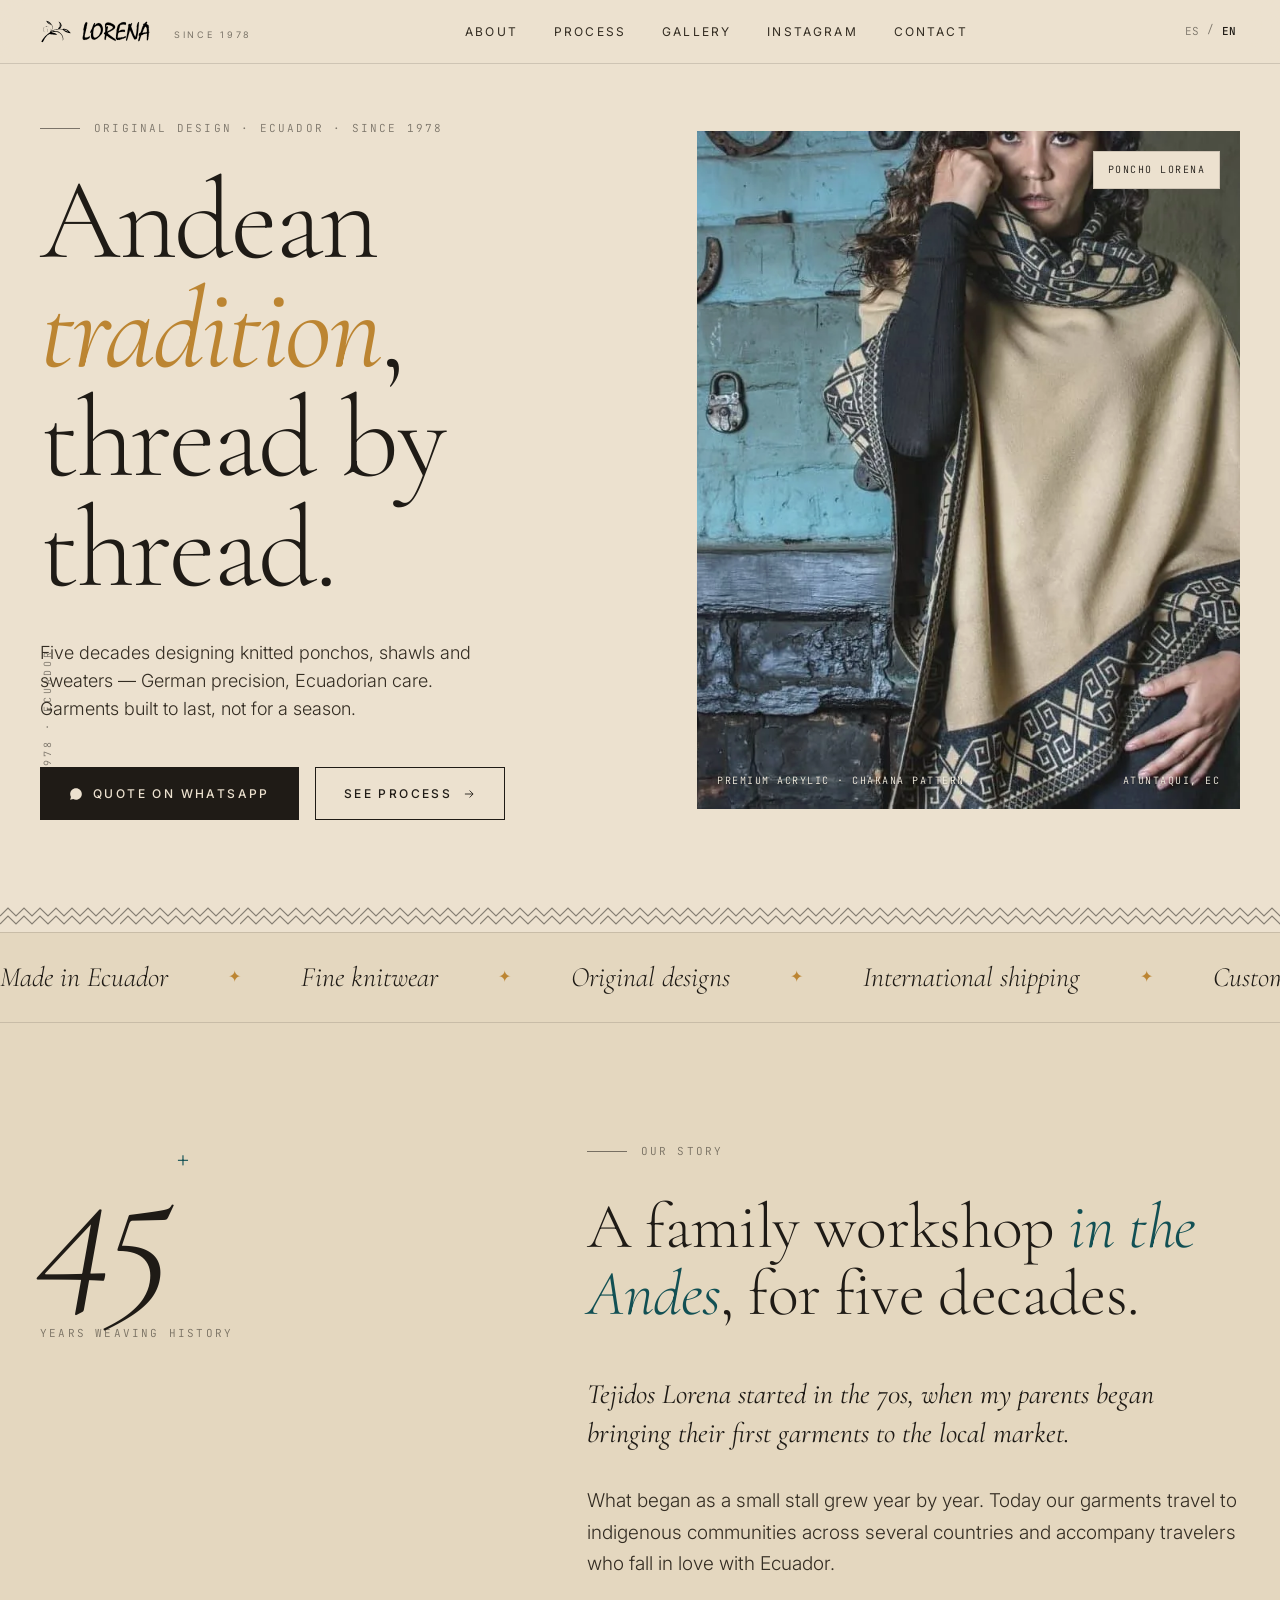
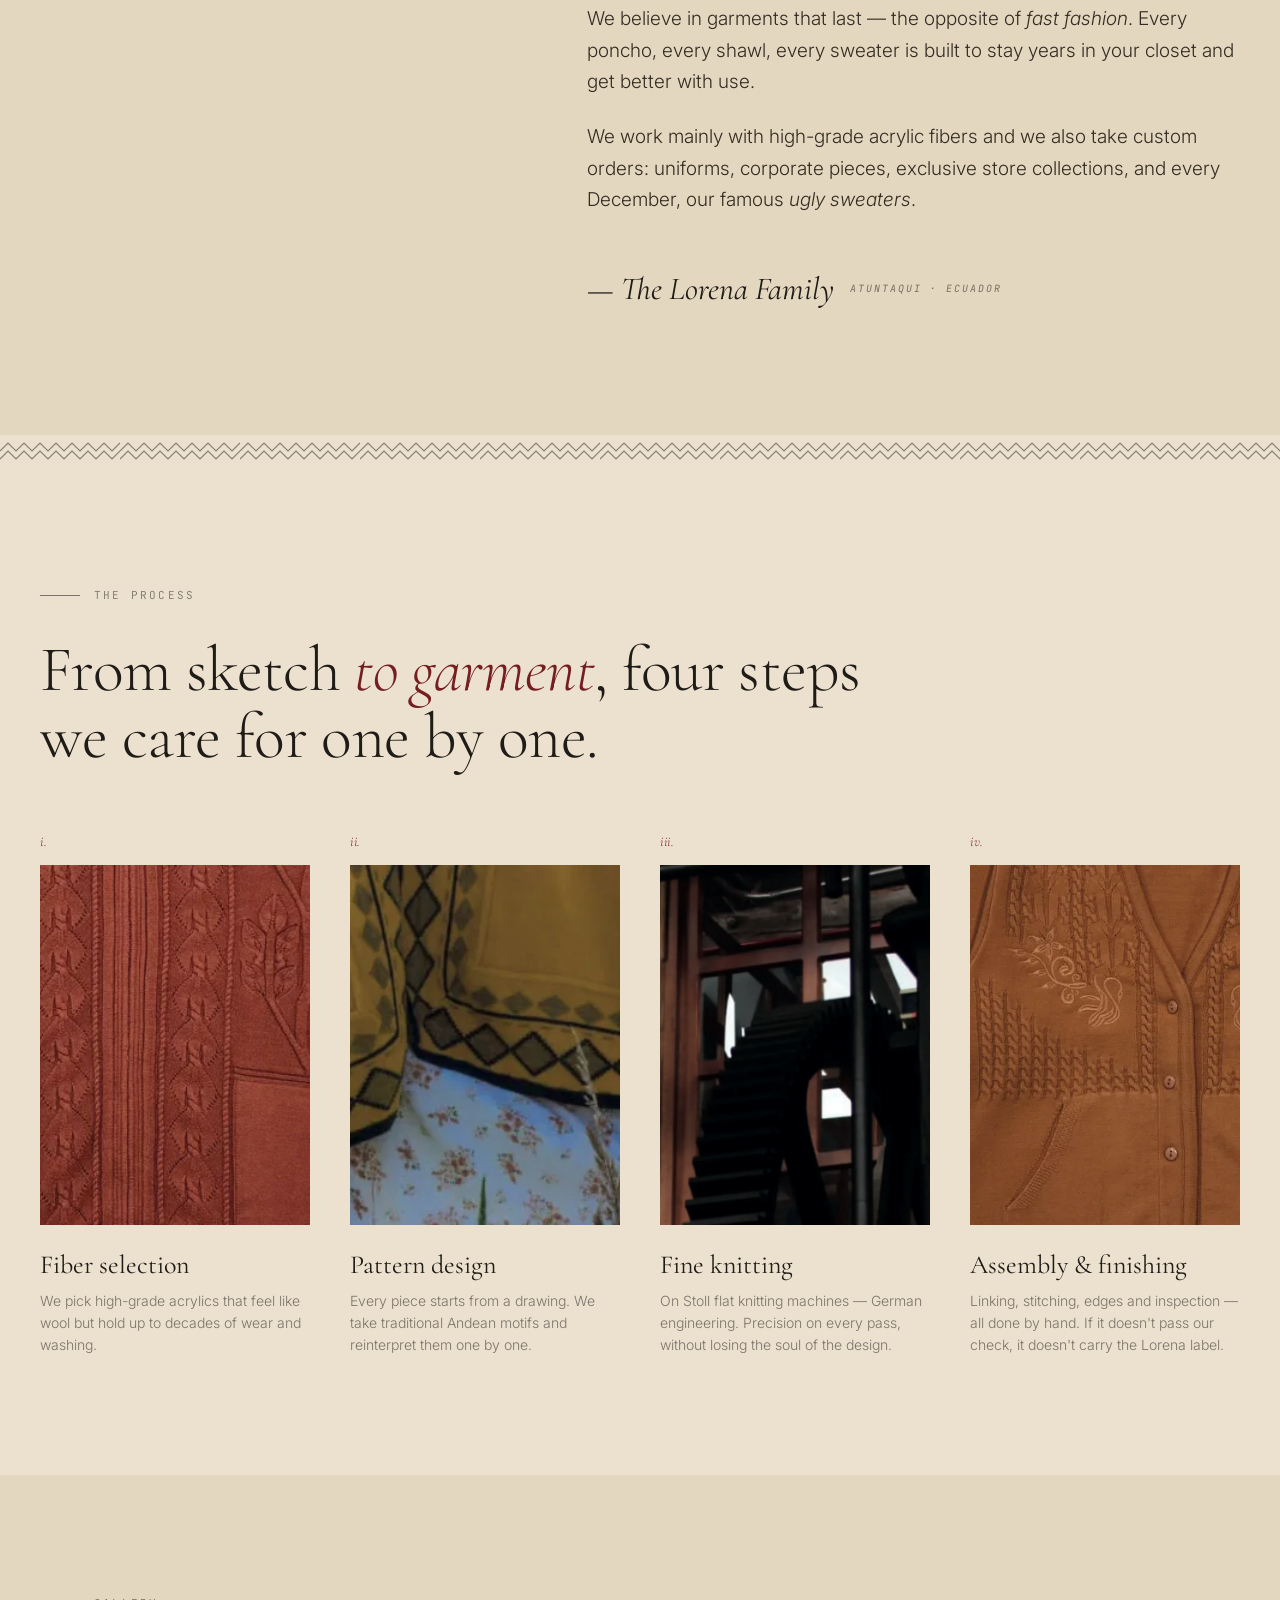
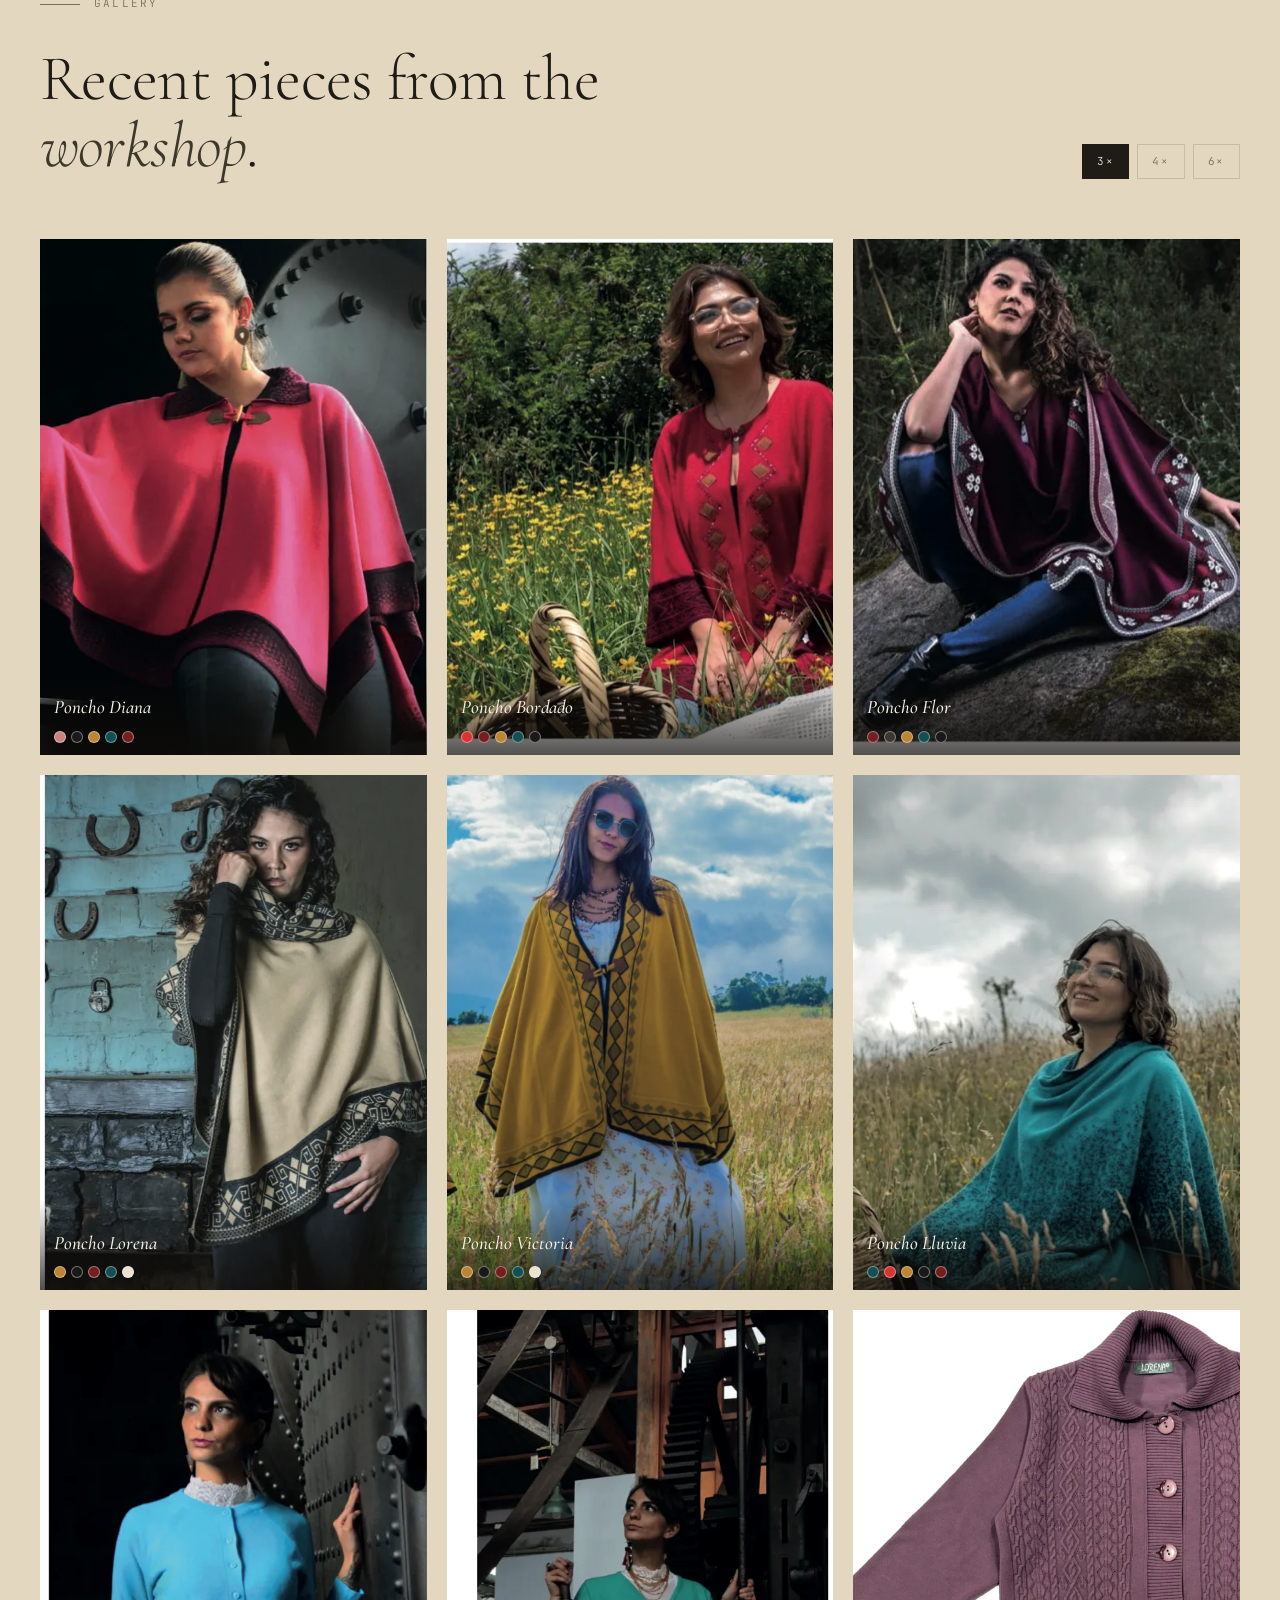
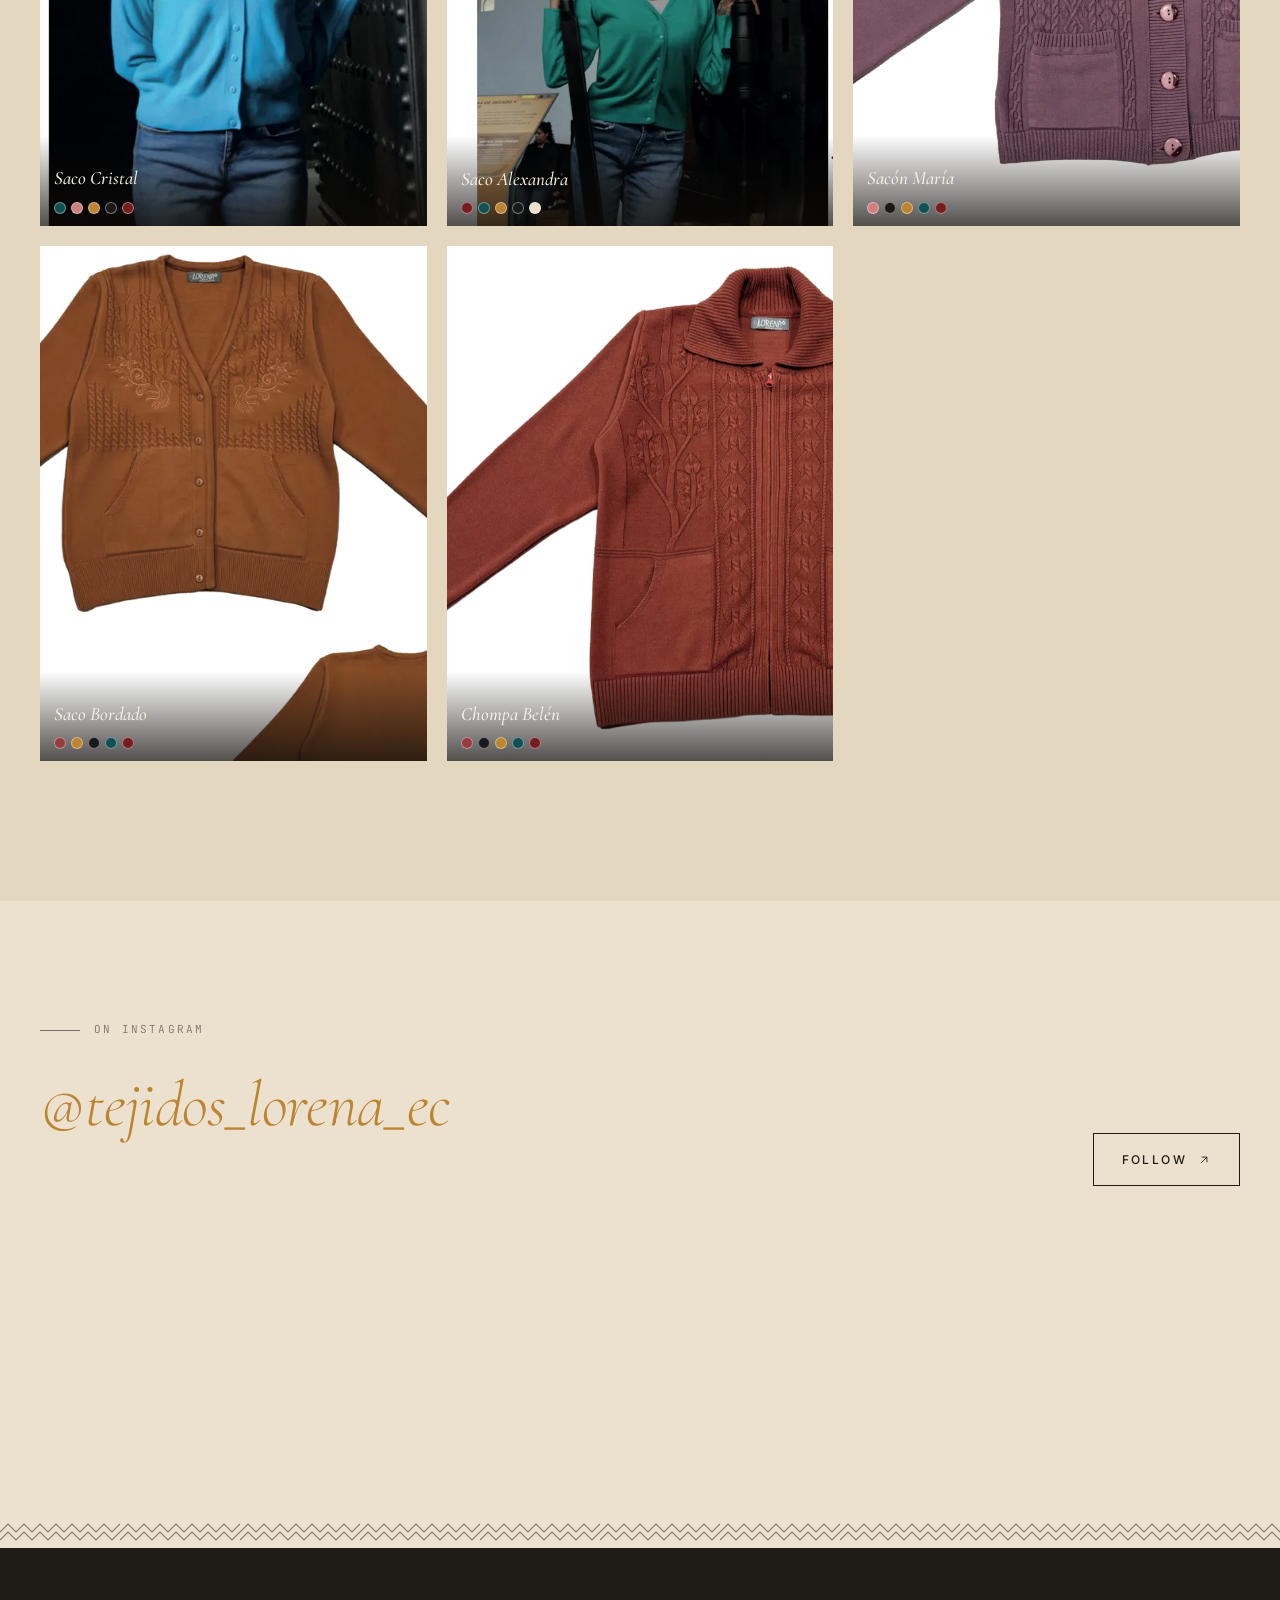
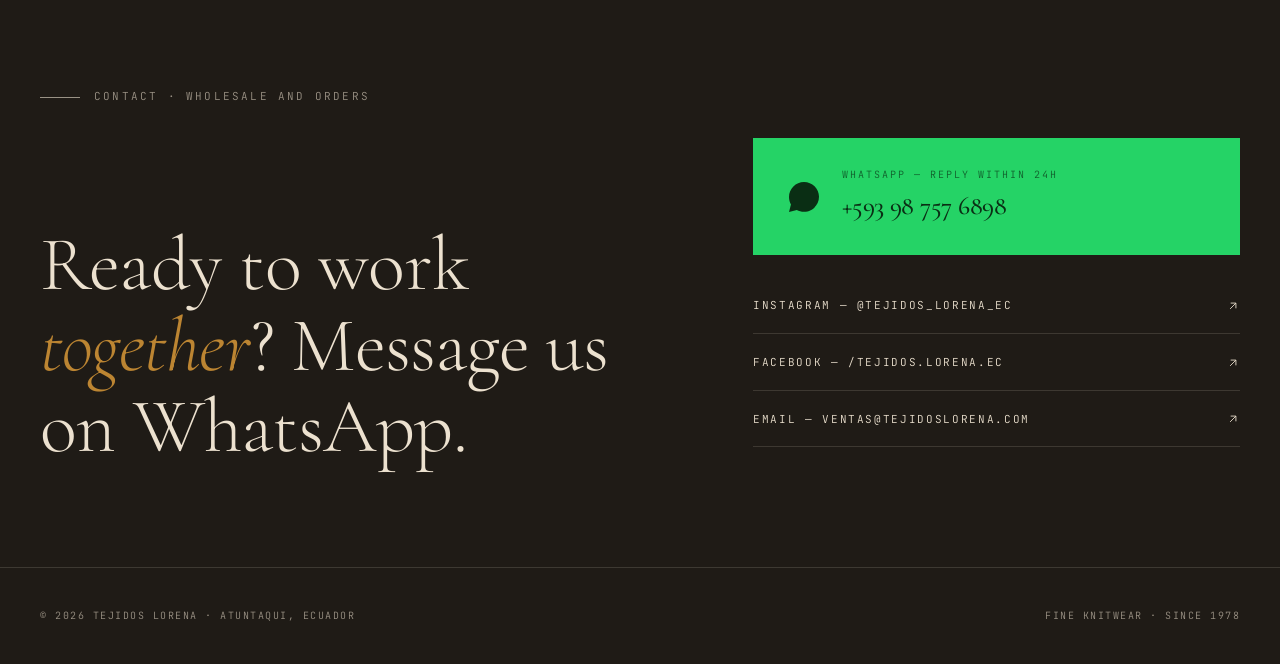
<file: index.html>
<!DOCTYPE html>
<html lang="es">
<head>
<meta charset="UTF-8">
<meta name="viewport" content="width=device-width, initial-scale=1.0">
<title>Tejidos Lorena · Tradición andina en tejido de punto</title>
<meta name="description" content="Ponchos, chales y sacos en tejido de punto, confeccionados en nuestro taller de Atuntaqui, Ecuador desde 1978. Diseños originales andinos — envíos internacionales.">
<link rel="canonical" href="https://www.tejidoslorena.com/">

<meta property="og:type" content="website">
<meta property="og:site_name" content="Tejidos Lorena">
<meta property="og:title" content="Tejidos Lorena — Tradición andina en tejido de punto desde 1978">
<meta property="og:description" content="Fábrica ecuatoriana de ponchos, chales y sacos de punto desde 1978. Diseños originales andinos, confeccionados en Atuntaqui. Envíos internacionales.">
<meta property="og:url" content="https://www.tejidoslorena.com/">
<meta property="og:image" content="https://www.tejidoslorena.com/og-image.jpg">
<meta property="og:image:width" content="1200">
<meta property="og:image:height" content="630">
<meta property="og:image:alt" content="Poncho Lorena — tejido por Tejidos Lorena">
<meta property="og:locale" content="es_EC">
<meta property="og:locale:alternate" content="en_US">

<meta name="twitter:card" content="summary_large_image">
<meta name="twitter:title" content="Tejidos Lorena — Tradición andina en tejido de punto desde 1978">
<meta name="twitter:description" content="Taller familiar ecuatoriano tejiendo ponchos, chales y sacos de punto desde 1978. Diseños originales andinos, confeccionados en Atuntaqui.">
<meta name="twitter:image" content="https://www.tejidoslorena.com/og-image.jpg">

<link rel="icon" type="image/svg+xml" href="/favicon.svg">
<link rel="preload" as="image" href="/assets/images/poncho-hero.webp" type="image/webp" fetchpriority="high">
<link rel="preconnect" href="https://fonts.googleapis.com">
<link rel="preconnect" href="https://fonts.gstatic.com" crossorigin>
<link rel="preload" as="style"
  href="https://fonts.googleapis.com/css2?family=Cormorant+Garamond:ital,wght@0,300;0,400;0,500;0,600;1,300;1,400&family=Inter:wght@300;400;500;600&family=JetBrains+Mono:wght@400;500&display=swap"
  onload="this.onload=null;this.rel='stylesheet'">
<noscript><link rel="stylesheet" href="https://fonts.googleapis.com/css2?family=Cormorant+Garamond:ital,wght@0,300;0,400;0,500;0,600;1,300;1,400&family=Inter:wght@300;400;500;600&family=JetBrains+Mono:wght@400;500&display=swap"></noscript>
<link rel="stylesheet" href="/styles.css">
<script defer src="/i18n.js"></script>
<script defer src="/app.js"></script>

<script type="application/ld+json">
{
  "@context": "https://schema.org",
  "@type": ["LocalBusiness", "ClothingStore"],
  "name": "Tejidos Lorena",
  "description": "Taller familiar ecuatoriano tejiendo ponchos, chales y sacos de punto desde 1978.",
  "url": "https://www.tejidoslorena.com",
  "telephone": "+593987576898",
  "email": "ventas@tejidoslorena.com",
  "image": "https://www.tejidoslorena.com/og-image.jpg",
  "logo": "https://www.tejidoslorena.com/favicon.svg",
  "priceRange": "$$",
  "foundingDate": "1978",
  "address": {
    "@type": "PostalAddress",
    "streetAddress": "Río Amazonas 12-49 y Simón Bolívar",
    "addressLocality": "Atuntaqui",
    "addressRegion": "Imbabura",
    "addressCountry": "EC"
  },
  "geo": {
    "@type": "GeoCoordinates",
    "latitude": 0.3319248,
    "longitude": -78.2206425
  },
  "openingHoursSpecification": [{
    "@type": "OpeningHoursSpecification",
    "dayOfWeek": ["Thursday", "Friday", "Saturday", "Sunday", "Monday", "Tuesday"],
    "opens": "10:00",
    "closes": "18:00"
  }],
  "sameAs": [
    "https://instagram.com/tejidos_lorena_ec",
    "https://facebook.com/tejidos.lorena.ec"
  ]
}
</script>
</head>
<body>

<nav>
  <a href="#top" class="nav-logo">
    <img class="nav-logo-icon" src="/assets/images/logo-mark.svg" alt="" width="40" height="28">
    <img class="nav-logo-word" src="/assets/images/logo-wordmark.svg" alt="Lorena" width="88" height="26">
    <span class="sub" data-i18n="nav_tagline">Desde 1978</span>
  </a>
  <div class="nav-links">
    <a href="#historia" data-i18n="nav_historia">Historia</a>
    <a href="#proceso" data-i18n="nav_proceso">Proceso</a>
    <a href="#galeria" data-i18n="nav_galeria">Galería</a>
    <a href="#instagram" data-i18n="nav_instagram">Instagram</a>
    <a href="#contacto" data-i18n="nav_contacto">Contacto</a>
  </div>
  <div class="nav-right">
    <div class="lang-switch">
      <button data-lang="es" class="active">ES</button>
      <span>/</span>
      <button data-lang="en">EN</button>
    </div>
  </div>
</nav>

<main>
<header class="hero" id="top">
  <div class="hero-text">
    <div class="hero-meta"><span data-i18n="hero_meta">Diseño original · Ecuador · desde 1978</span></div>
    <h1>
      <span data-i18n="hero_h1_1">Tradición</span><br>
      <em data-i18n="hero_h1_2">andina</em>,<br>
      <span data-i18n="hero_h1_3">hilo por hilo.</span>
    </h1>
    <p class="hero-lede" data-i18n="hero_lede">
      Cinco décadas diseñando ponchos, chales y sacos tejidos en punto — con precisión alemana y cuidado ecuatoriano. Prendas hechas para durar, no para una temporada.
    </p>
    <div class="hero-ctas">
      <a href="https://wa.me/593987576898" class="btn btn-primary" target="_blank" rel="noopener">
        <svg viewBox="0 0 24 24" fill="currentColor"><path d="M17.5 14.4c-.3-.1-1.7-.8-2-.9-.3-.1-.5-.1-.7.1-.2.3-.8.9-1 1.1-.2.2-.4.2-.6.1-.3-.1-1.2-.4-2.3-1.4-.9-.8-1.4-1.7-1.6-2-.2-.3 0-.5.1-.6.1-.1.3-.3.4-.5.1-.2.2-.3.3-.5.1-.2 0-.4 0-.5-.1-.1-.7-1.6-.9-2.2-.2-.6-.5-.5-.7-.5h-.6c-.2 0-.5.1-.8.4-.3.3-1 1-1 2.5s1.1 2.9 1.2 3.1c.1.2 2.1 3.2 5 4.5.7.3 1.3.5 1.7.6.7.2 1.4.2 1.9.1.6-.1 1.7-.7 1.9-1.4.2-.7.2-1.3.2-1.4-.1-.1-.3-.2-.5-.3zM12 2C6.5 2 2 6.5 2 12c0 1.8.5 3.5 1.3 5L2 22l5.2-1.3c1.4.8 3 1.2 4.8 1.2 5.5 0 10-4.5 10-10S17.5 2 12 2z"/></svg>
        <span data-i18n="cta_wa">Cotizar por WhatsApp</span>
      </a>
      <a href="#proceso" class="btn">
        <span data-i18n="cta_proceso">Ver proceso</span>
        <svg viewBox="0 0 24 24" fill="none" stroke="currentColor" stroke-width="1.5"><path d="M5 12h14M13 6l6 6-6 6"/></svg>
      </a>
    </div>
  </div>
    <div class="hero-image-wrap">
    <picture>
      <source srcset="/assets/images/poncho-hero.webp" type="image/webp">
      <img src="/assets/images/poncho-hero.png" alt="Poncho Lorena — tejido de punto confeccionado en el taller, Ecuador">
    </picture>
    <div class="hero-corner-label">Poncho Lorena</div>
    <div class="hero-caption">
      <span data-i18n="hero_caption_material">Acrílico premium · Patrón Chakana</span>
      <span>Atuntaqui, EC</span>
    </div>
  </div>
  <div class="hero-side-label">Est. 1978 · Ecuador</div>
</header>

<div class="andean-band" aria-hidden="true"></div>

<div class="marquee">
  <div class="marquee-track">
    <span data-i18n="m_1">Hecho en Ecuador</span>
    <span data-i18n="m_2">Tejido de punto</span>
    <span data-i18n="m_3">Diseños originales</span>
    <span data-i18n="m_4">Envíos internacionales</span>
    <span data-i18n="m_5">Pedidos personalizados</span>
    <span data-i18n="m_6">Mayoristas bienvenidos</span>
    <span data-i18n="m_1">Hecho en Ecuador</span>
    <span data-i18n="m_2">Tejido de punto</span>
    <span data-i18n="m_3">Diseños originales</span>
    <span data-i18n="m_4">Envíos internacionales</span>
    <span data-i18n="m_5">Pedidos personalizados</span>
    <span data-i18n="m_6">Mayoristas bienvenidos</span>
  </div>
</div>

<section class="historia" id="historia">
  <div class="historia-left">
    <div class="historia-years">45<sup>+</sup></div>
    <div class="historia-years-label" data-i18n="historia_years_label">años tejiendo historia</div>
  </div>
  <div class="historia-right">
    <div class="section-label" data-i18n="historia_label">Nuestra historia</div>
    <h2 class="section-title" data-i18n="historia_title">Un taller familiar <em>en los andes</em>, desde hace cinco décadas.</h2>
    <p class="lead" data-i18n="historia_lead">
      Tejidos Lorena nació en los 70, cuando mis padres empezaron a llevar sus primeras prendas al mercado local.
    </p>
    <p data-i18n="historia_p1">
      Lo que empezó como un pequeño puesto fue creciendo con los años. Hoy nuestras prendas viajan a comunidades indígenas de varios países y acompañan a viajeros que se enamoran de lo ecuatoriano.
    </p>
    <p data-i18n="historia_p2">
      Creemos en prendas que duran — lo opuesto al <em>fast fashion</em>. Cada poncho, cada chal, cada saco está hecho para quedarse años en tu clóset y volverse mejor con el uso.
    </p>
    <p data-i18n="historia_p3">
      Trabajamos principalmente con fibras acrílicas de alta calidad, y también hacemos pedidos personalizados: uniformes, prendas corporativas, colecciones exclusivas para tiendas y, en diciembre, nuestros famosos <em>ugly sweaters</em>.
    </p>
    <div class="signature">
      <span data-i18n="historia_signature">— Familia Lorena</span>
      <span class="signature-sub">Atuntaqui · Ecuador</span>
    </div>
  </div>
</section>

<div class="andean-band" aria-hidden="true"></div>

<section class="proceso" id="proceso">
  <div class="section-label" data-i18n="proceso_label">El proceso</div>
  <h2 class="section-title" data-i18n="proceso_title">Del dibujo <em>a la prenda</em>, cuatro pasos que cuidamos uno por uno.</h2>
  <div class="proceso-grid">
    <div class="proceso-step">
      <div class="proceso-num">i.</div>
      <div class="proceso-img">
        <picture>
          <source srcset="/assets/images/proceso-1-fibras.webp" type="image/webp">
          <img src="/assets/images/proceso-1-fibras.png" alt="Textura de fibra acrílica tejida, detalle de cardigan Lorena">
        </picture>
      </div>
      <h3 data-i18n="proceso_1_title">Selección de fibras</h3>
      <p data-i18n="proceso_1_desc">Elegimos acrílicos de alta gama que se sienten como lana pero aguantan décadas de uso y lavado.</p>
    </div>
    <div class="proceso-step">
      <div class="proceso-num">ii.</div>
      <div class="proceso-img">
        <picture>
          <source srcset="/assets/images/proceso-2-diseno.webp" type="image/webp">
          <img src="/assets/images/proceso-2-diseno.png" alt="Detalle del borde con patrón andino tejido en el Poncho Victoria">
        </picture>
      </div>
      <h3 data-i18n="proceso_2_title">Diseño del patrón</h3>
      <p data-i18n="proceso_2_desc">Cada pieza parte de un dibujo. Tomamos motivos andinos tradicionales y los reinterpretamos uno por uno.</p>
    </div>
    <div class="proceso-step">
      <div class="proceso-num">iii.</div>
      <div class="proceso-img">
        <picture>
          <source srcset="/assets/images/proceso-3-tejido.webp" type="image/webp">
          <img src="/assets/images/proceso-3-tejido.png" alt="Máquina rectilínea Stoll en el taller de Atuntaqui">
        </picture>
      </div>
      <h3 data-i18n="proceso_3_title">Tejido de punto</h3>
      <p data-i18n="proceso_3_desc">En máquinas rectilíneas Stoll de tecnología alemana. Precisión en cada pasada, sin perder el alma del diseño.</p>
    </div>
    <div class="proceso-step">
      <div class="proceso-num">iv.</div>
      <div class="proceso-img">
        <picture>
          <source srcset="/assets/images/proceso-4-acabados.webp" type="image/webp">
          <img src="/assets/images/proceso-4-acabados.png" alt="Detalle de bordado y acabados a mano en el Saco Bordado">
        </picture>
      </div>
      <h3 data-i18n="proceso_4_title">Ensamble y acabados</h3>
      <p data-i18n="proceso_4_desc">Costura, remalle, bordes y revisión — todo hecho a mano. Si no pasa nuestra inspección, no lleva la etiqueta Lorena.</p>
    </div>
  </div>
</section>

<section class="galeria" id="galeria">
  <div class="galeria-header">
    <div>
      <div class="section-label" data-i18n="galeria_label">Galería</div>
      <h2 class="section-title" data-i18n="galeria_title">Piezas recientes del <em>taller</em>.</h2>
    </div>
    <div class="density-toggle" id="density-public">
      <button data-density="dense-low">3×</button>
      <button data-density="dense-med" class="active">4×</button>
      <button data-density="dense-high">6×</button>
    </div>
  </div>
  <div class="galeria-grid dense-med" id="galeria-grid">
    <div class="gal-item">
      <picture>
        <source srcset="/assets/images/gal-poncho-diana.webp" type="image/webp">
        <img src="/assets/images/gal-poncho-diana.png" alt="Poncho Diana">
      </picture>
      <div class="gal-info">
        <span class="gal-name" data-i18n="gal_poncho_diana">Poncho Diana</span>
        <span class="gal-swatches"><i style="background:#cb817f"></i><i style="background:#1a1919"></i><i style="background:#bc8532"></i><i style="background:#125054"></i><i style="background:#751e20"></i></span>
      </div>
    </div>
    <div class="gal-item">
      <picture>
        <source srcset="/assets/images/gal-poncho-bordado.webp" type="image/webp">
        <img src="/assets/images/gal-poncho-bordado.png" alt="Poncho Bordado">
      </picture>
      <div class="gal-info">
        <span class="gal-name" data-i18n="gal_poncho_bordado">Poncho Bordado</span>
        <span class="gal-swatches"><i style="background:#da3332"></i><i style="background:#751e20"></i><i style="background:#bc8532"></i><i style="background:#125054"></i><i style="background:#1a1919"></i></span>
      </div>
    </div>
    <div class="gal-item">
      <picture>
        <source srcset="/assets/images/gal-poncho-flor.webp" type="image/webp">
        <img src="/assets/images/gal-poncho-flor.png" alt="Poncho Flor">
      </picture>
      <div class="gal-info">
        <span class="gal-name" data-i18n="gal_poncho_flor">Poncho Flor</span>
        <span class="gal-swatches"><i style="background:#751e20"></i><i style="background:#3d382c"></i><i style="background:#bc8532"></i><i style="background:#125054"></i><i style="background:#1a1919"></i></span>
      </div>
    </div>
    <div class="gal-item">
      <picture>
        <source srcset="/assets/images/gal-poncho-lorena.webp" type="image/webp">
        <img src="/assets/images/gal-poncho-lorena.png" alt="Poncho Lorena">
      </picture>
      <div class="gal-info">
        <span class="gal-name" data-i18n="gal_poncho_lorena">Poncho Lorena</span>
        <span class="gal-swatches"><i style="background:#bc8532"></i><i style="background:#1a1919"></i><i style="background:#751e20"></i><i style="background:#125054"></i><i style="background:#ece1cf"></i></span>
      </div>
    </div>
    <div class="gal-item">
      <picture>
        <source srcset="/assets/images/hero-victoria.webp" type="image/webp">
        <img src="/assets/images/hero-victoria.png" alt="Poncho Victoria">
      </picture>
      <div class="gal-info">
        <span class="gal-name" data-i18n="gal_poncho_victoria">Poncho Victoria</span>
        <span class="gal-swatches"><i style="background:#bc8532"></i><i style="background:#1a1919"></i><i style="background:#751e20"></i><i style="background:#125054"></i><i style="background:#ece1cf"></i></span>
      </div>
    </div>
    <div class="gal-item">
      <picture>
        <source srcset="/assets/images/gal-poncho-lluvia.webp" type="image/webp">
        <img src="/assets/images/gal-poncho-lluvia.png" alt="Poncho Lluvia">
      </picture>
      <div class="gal-info">
        <span class="gal-name" data-i18n="gal_poncho_lluvia">Poncho Lluvia</span>
        <span class="gal-swatches"><i style="background:#125054"></i><i style="background:#da3332"></i><i style="background:#bc8532"></i><i style="background:#1a1919"></i><i style="background:#751e20"></i></span>
      </div>
    </div>
    <div class="gal-item">
      <picture>
        <source srcset="/assets/images/gal-saco-cristal.webp" type="image/webp">
        <img src="/assets/images/gal-saco-cristal.png" alt="Saco Cristal">
      </picture>
      <div class="gal-info">
        <span class="gal-name" data-i18n="gal_saco_cristal">Saco Cristal</span>
        <span class="gal-swatches"><i style="background:#125054"></i><i style="background:#cb817f"></i><i style="background:#bc8532"></i><i style="background:#1a1919"></i><i style="background:#751e20"></i></span>
      </div>
    </div>
    <div class="gal-item">
      <picture>
        <source srcset="/assets/images/gal-saco-alexandra.webp" type="image/webp">
        <img src="/assets/images/gal-saco-alexandra.png" alt="Saco Alexandra">
      </picture>
      <div class="gal-info">
        <span class="gal-name" data-i18n="gal_saco_alexandra">Saco Alexandra</span>
        <span class="gal-swatches"><i style="background:#751e20"></i><i style="background:#125054"></i><i style="background:#bc8532"></i><i style="background:#1a1919"></i><i style="background:#ece1cf"></i></span>
      </div>
    </div>
    <div class="gal-item">
      <picture>
        <source srcset="/assets/images/gal-sacon-maria.webp" type="image/webp">
        <img src="/assets/images/gal-sacon-maria.png" alt="Sacón María">
      </picture>
      <div class="gal-info">
        <span class="gal-name" data-i18n="gal_sacon_maria">Sacón María</span>
        <span class="gal-swatches"><i style="background:#cb817f"></i><i style="background:#1a1919"></i><i style="background:#bc8532"></i><i style="background:#125054"></i><i style="background:#751e20"></i></span>
      </div>
    </div>
    <div class="gal-item">
      <picture>
        <source srcset="/assets/images/gal-saco-bordado.webp" type="image/webp">
        <img src="/assets/images/gal-saco-bordado.png" alt="Saco Bordado">
      </picture>
      <div class="gal-info">
        <span class="gal-name" data-i18n="gal_saco_bordado">Saco Bordado</span>
        <span class="gal-swatches"><i style="background:#953e40"></i><i style="background:#bc8532"></i><i style="background:#1a1919"></i><i style="background:#125054"></i><i style="background:#751e20"></i></span>
      </div>
    </div>
    <div class="gal-item">
      <picture>
        <source srcset="/assets/images/gal-chompa-belen.webp" type="image/webp">
        <img src="/assets/images/gal-chompa-belen.png" alt="Chompa Belén">
      </picture>
      <div class="gal-info">
        <span class="gal-name" data-i18n="gal_chompa_belen">Chompa Belén</span>
        <span class="gal-swatches"><i style="background:#953e40"></i><i style="background:#1a1919"></i><i style="background:#bc8532"></i><i style="background:#125054"></i><i style="background:#751e20"></i></span>
      </div>
    </div>
  </div>
</section>

<section class="instagram" id="instagram">
  <div class="ig-header">
    <div>
      <div class="section-label" data-i18n="ig_label">En Instagram</div>
      <h2 class="section-title">
        <a href="https://instagram.com/tejidos_lorena_ec" target="_blank" rel="noopener" style="color:inherit; text-decoration:none;">
          <em>@tejidos_lorena_ec</em>
        </a>
      </h2>
    </div>
    <a href="https://instagram.com/tejidos_lorena_ec" class="btn" target="_blank" rel="noopener">
      <span data-i18n="ig_cta">Seguir</span>
      <svg viewBox="0 0 24 24" fill="none" stroke="currentColor" stroke-width="1.5"><path d="M7 17L17 7M17 7H8M17 7V16"/></svg>
    </a>
  </div>
  <div class="ig-embed">
    <script src="https://snapwidget.com/js/snapwidget.js"></script>
    <iframe src="https://snapwidget.com/embed/1130461" class="snapwidget-widget" allowtransparency="true" frameborder="0" scrolling="no" style="border:none; overflow:hidden; width:100%;" title="Tejidos Lorena desde 1978"></iframe>
  </div>
</section>

<div class="andean-band" aria-hidden="true"></div>

<section class="contacto" id="contacto">
  <div class="section-label" data-i18n="contacto_label">Contacto · mayoristas y pedidos</div>
  <div class="contacto-grid">
    <h2 data-i18n="contacto_title">¿Listo para trabajar <em>juntos</em>? Escríbenos por WhatsApp.</h2>
    <div class="contacto-right">
      <a href="https://wa.me/593987576898" class="whatsapp-big" target="_blank" rel="noopener">
        <svg viewBox="0 0 24 24" fill="currentColor"><path d="M17.5 14.4c-.3-.1-1.7-.8-2-.9-.3-.1-.5-.1-.7.1-.2.3-.8.9-1 1.1-.2.2-.4.2-.6.1-.3-.1-1.2-.4-2.3-1.4-.9-.8-1.4-1.7-1.6-2-.2-.3 0-.5.1-.6.1-.1.3-.3.4-.5.1-.2.2-.3.3-.5.1-.2 0-.4 0-.5-.1-.1-.7-1.6-.9-2.2-.2-.6-.5-.5-.7-.5h-.6c-.2 0-.5.1-.8.4-.3.3-1 1-1 2.5s1.1 2.9 1.2 3.1c.1.2 2.1 3.2 5 4.5.7.3 1.3.5 1.7.6.7.2 1.4.2 1.9.1.6-.1 1.7-.7 1.9-1.4.2-.7.2-1.3.2-1.4-.1-.1-.3-.2-.5-.3zM12 2C6.5 2 2 6.5 2 12c0 1.8.5 3.5 1.3 5L2 22l5.2-1.3c1.4.8 3 1.2 4.8 1.2 5.5 0 10-4.5 10-10S17.5 2 12 2z"/></svg>
        <div>
          <div class="wa-label" data-i18n="wa_label">WhatsApp — respuesta en 24h</div>
          <div class="wa-num">+593 98 757 6898</div>
        </div>
      </a>
      <div class="contact-links">
        <a href="https://instagram.com/tejidos_lorena_ec" target="_blank" rel="noopener">
          <span>Instagram — @tejidos_lorena_ec</span>
          <svg viewBox="0 0 24 24" fill="none" stroke="currentColor" stroke-width="1.5"><path d="M7 17L17 7M17 7H8M17 7V16"/></svg>
        </a>
        <a href="https://facebook.com/tejidos.lorena.ec" target="_blank" rel="noopener">
          <span>Facebook — /tejidos.lorena.ec</span>
          <svg viewBox="0 0 24 24" fill="none" stroke="currentColor" stroke-width="1.5"><path d="M7 17L17 7M17 7H8M17 7V16"/></svg>
        </a>
        <a href="mailto:ventas@tejidoslorena.com">
          <span data-i18n="contact_email">Email — ventas@tejidoslorena.com</span>
          <svg viewBox="0 0 24 24" fill="none" stroke="currentColor" stroke-width="1.5"><path d="M7 17L17 7M17 7H8M17 7V16"/></svg>
        </a>
      </div>
    </div>
  </div>
</section>
</main>

<footer>
  <span>© 2026 Tejidos Lorena · Atuntaqui, Ecuador</span>
  <span data-i18n="footer_right">Tejido de punto · Desde 1978</span>
</footer>

</body>
</html>
</file>
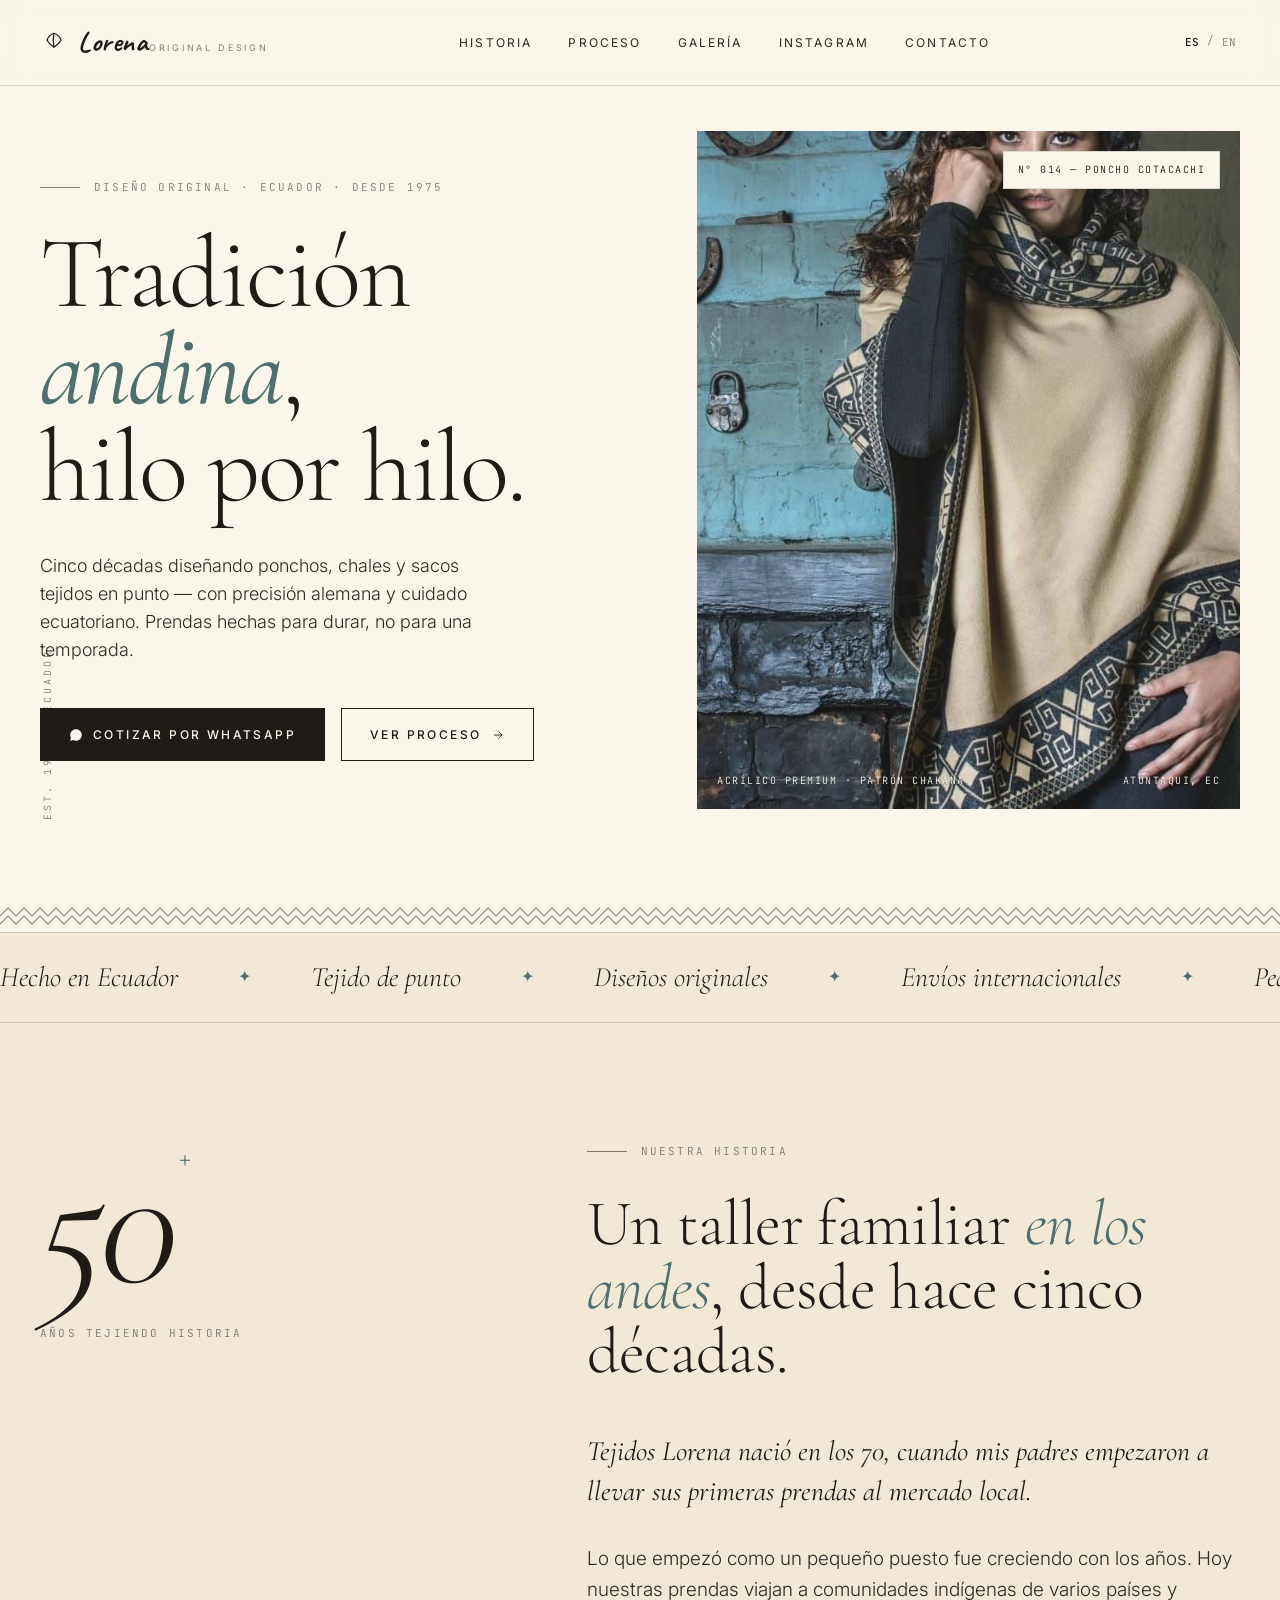
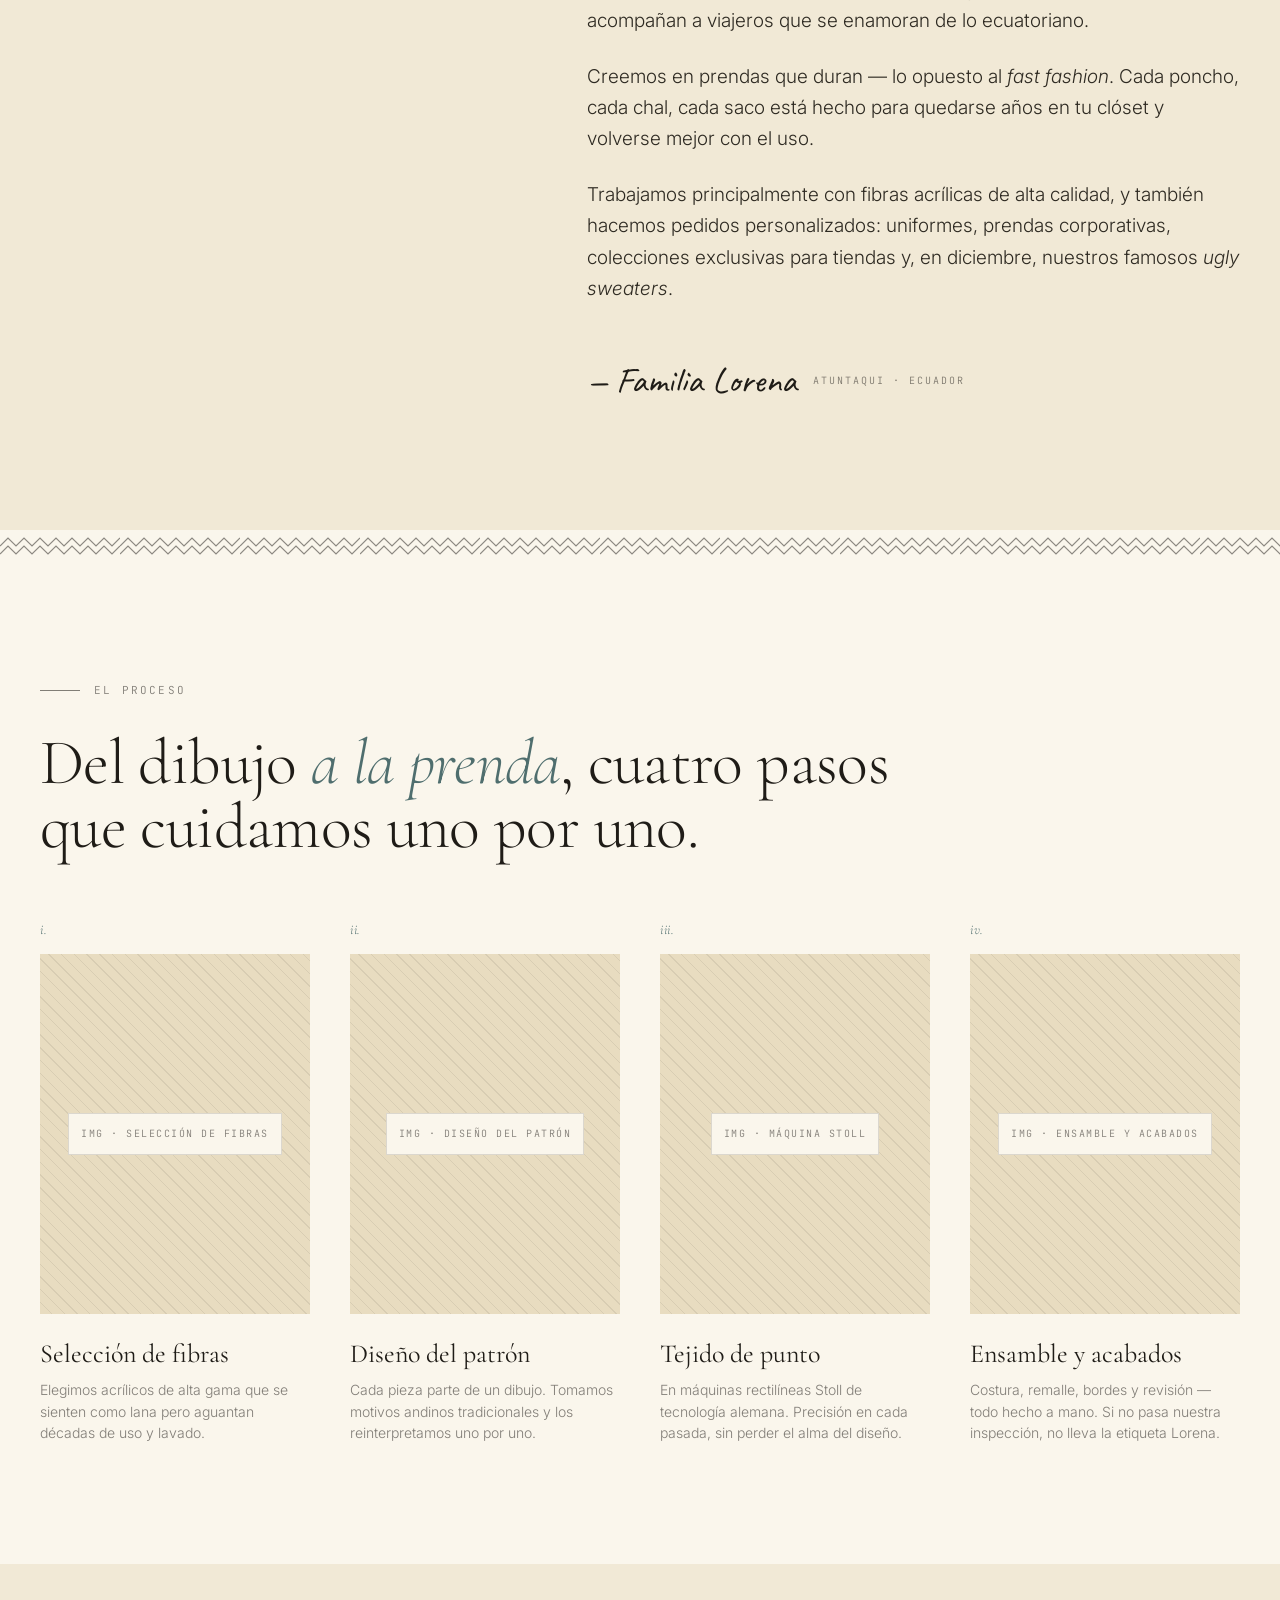
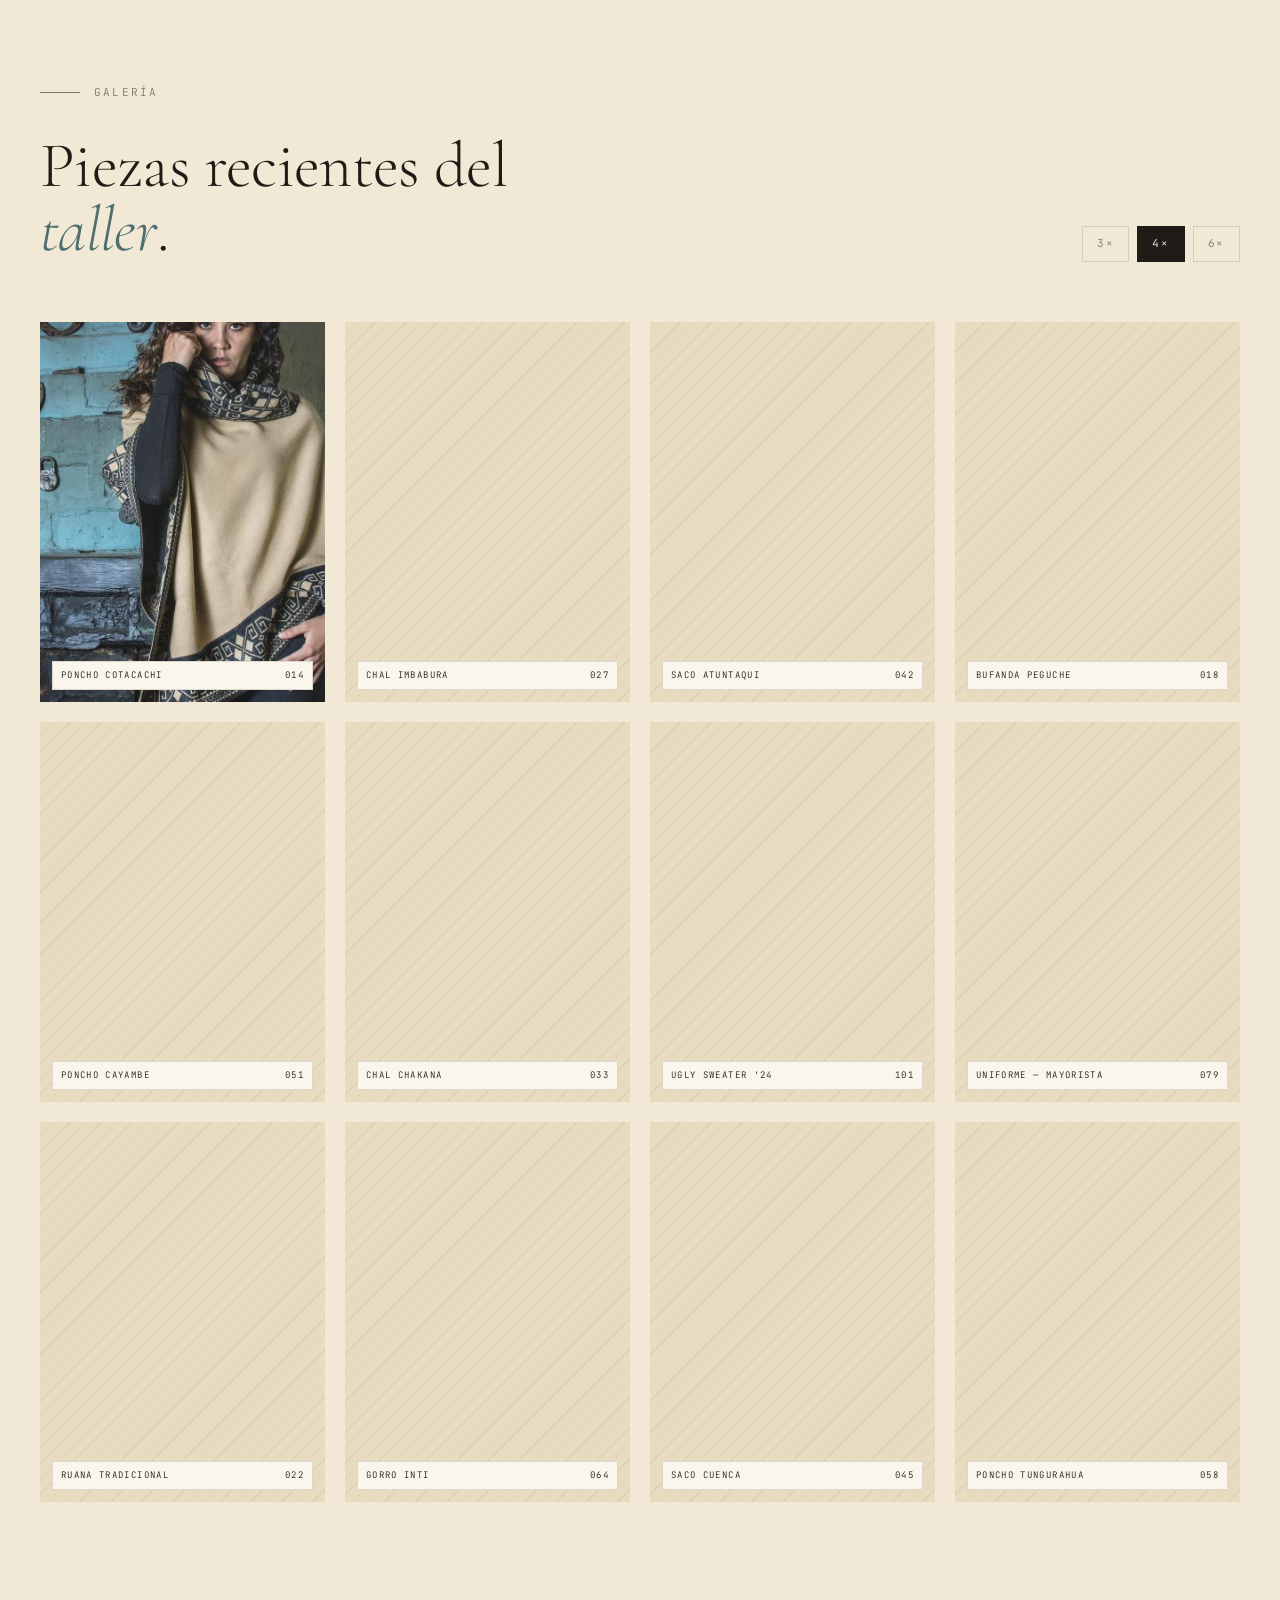
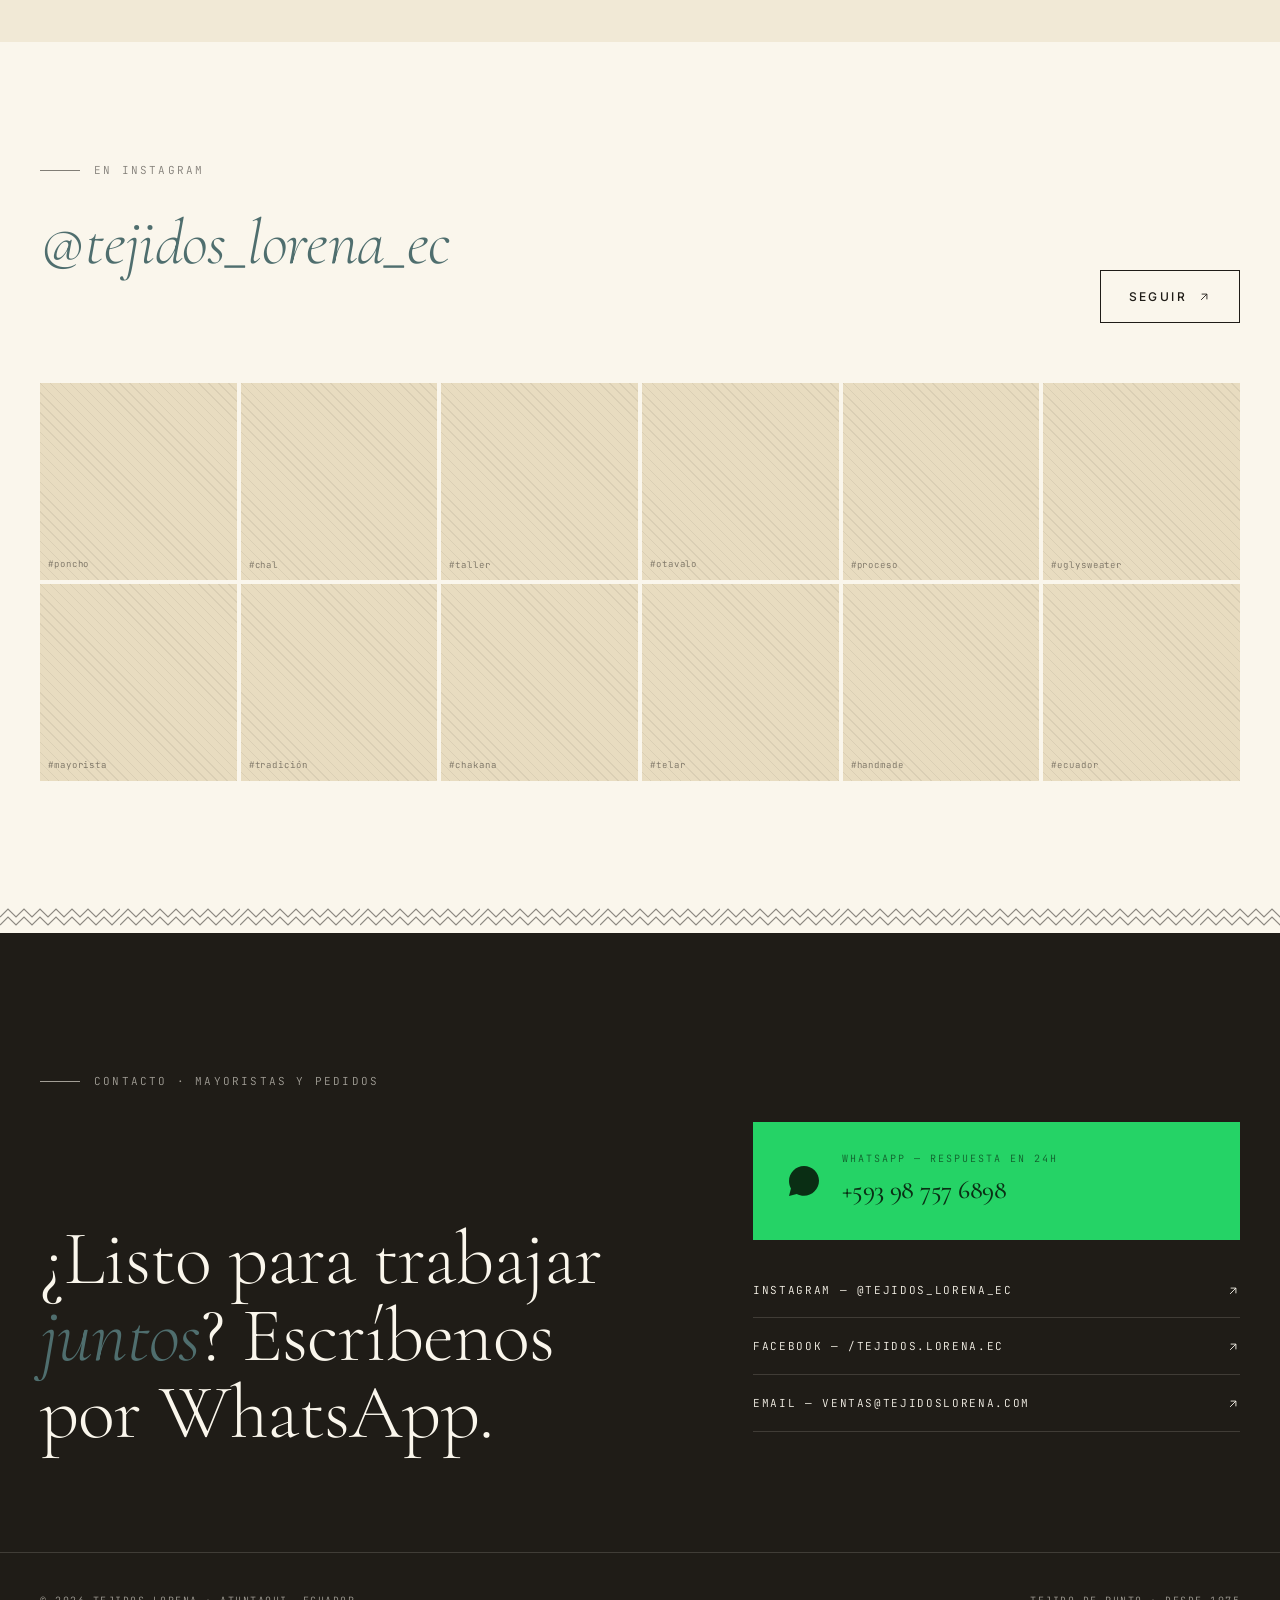
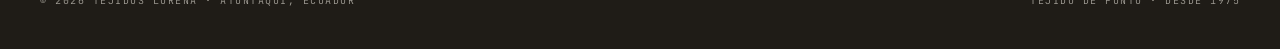
<file: Landing.html>
<!DOCTYPE html>
<html lang="es">
<head>
<meta charset="UTF-8">
<meta name="viewport" content="width=device-width, initial-scale=1.0">
<title>Tejidos Lorena — Tradición andina, hecha a mano en Ecuador</title>
<link rel="preconnect" href="https://fonts.googleapis.com">
<link rel="preconnect" href="https://fonts.gstatic.com" crossorigin>
<link href="https://fonts.googleapis.com/css2?family=Cormorant+Garamond:ital,wght@0,300;0,400;0,500;0,600;1,300;1,400&family=Inter:wght@300;400;500;600&family=JetBrains+Mono:wght@400;500&family=Caveat:wght@400;600;700&display=swap" rel="stylesheet">
<style>
  :root {
    --cream: #f1e9d6;
    --cream-deep: #e8dcc0;
    --tan: #c9a876;
    --tan-dark: #a8895c;
    --ink: #1f1c17;
    --ink-soft: #2e2a22;
    --charcoal: #3d382e;
    --bone: #faf6ec;
    --stone: #8a8375;
    --teal: #6b8b8b;
    --teal-deep: #4f6e6e;
    --line: rgba(31, 28, 23, 0.14);
    --mute: rgba(31, 28, 23, 0.55);

    --bg: var(--bone);
    --bg-alt: var(--cream);
    --bg-deep: var(--cream-deep);
    --fg: var(--ink);
    --fg-soft: var(--ink-soft);
    --fg-mute: var(--mute);
    --accent: var(--teal-deep);
    --rule: var(--line);
  }

  [data-theme="dark"] {
    --bg: #17150f;
    --bg-alt: #1f1c15;
    --bg-deep: #26221a;
    --fg: #f1e9d6;
    --fg-soft: #e8dcc0;
    --fg-mute: rgba(241, 233, 214, 0.55);
    --accent: #c9a876;
    --rule: rgba(241, 233, 214, 0.14);
  }

  [data-theme="teal"] {
    --bg: #dce5e3;
    --bg-alt: #c8d5d3;
    --bg-deep: #b3c3c0;
    --fg: #1f2a2a;
    --fg-soft: #2e3a3a;
    --fg-mute: rgba(31, 42, 42, 0.55);
    --accent: #8b4513;
    --rule: rgba(31, 42, 42, 0.14);
  }

  * { margin: 0; padding: 0; box-sizing: border-box; }
  html { scroll-behavior: smooth; }

  body {
    font-family: 'Inter', sans-serif;
    font-weight: 300;
    color: var(--fg);
    background: var(--bg);
    line-height: 1.6;
    font-size: 16px;
    transition: background 0.4s ease, color 0.4s ease;
    overflow-x: hidden;
  }

  .andean-band {
    height: 32px;
    background-image: url("data:image/svg+xml;utf8,<svg xmlns='http://www.w3.org/2000/svg' viewBox='0 0 120 32' preserveAspectRatio='xMinYMid repeat'><g fill='none' stroke='%231f1c17' stroke-width='1.2'><path d='M0 16 L8 8 L16 16 L24 8 L32 16 L40 8 L48 16 L56 8 L64 16 L72 8 L80 16 L88 8 L96 16 L104 8 L112 16 L120 8'/><path d='M0 24 L8 16 L16 24 L24 16 L32 24 L40 16 L48 24 L56 16 L64 24 L72 16 L80 24 L88 16 L96 24 L104 16 L112 24 L120 16'/></g></svg>");
    background-size: 120px 32px;
    background-repeat: repeat-x;
    opacity: 0.5;
  }
  [data-theme="dark"] .andean-band {
    background-image: url("data:image/svg+xml;utf8,<svg xmlns='http://www.w3.org/2000/svg' viewBox='0 0 120 32' preserveAspectRatio='xMinYMid repeat'><g fill='none' stroke='%23e8dcc0' stroke-width='1.2'><path d='M0 16 L8 8 L16 16 L24 8 L32 16 L40 8 L48 16 L56 8 L64 16 L72 8 L80 16 L88 8 L96 16 L104 8 L112 16 L120 8'/><path d='M0 24 L8 16 L16 24 L24 16 L32 24 L40 16 L48 24 L56 16 L64 24 L72 16 L80 24 L88 16 L96 24 L104 16 L112 24 L120 16'/></g></svg>");
  }

  nav {
    position: fixed;
    top: 0; left: 0; right: 0;
    z-index: 100;
    padding: 20px 40px;
    display: flex;
    align-items: center;
    justify-content: space-between;
    backdrop-filter: blur(12px);
    background: color-mix(in oklab, var(--bg) 82%, transparent);
    border-bottom: 1px solid var(--rule);
    transition: background 0.4s;
  }
  .nav-logo {
    display: flex;
    align-items: center;
    gap: 10px;
    font-family: 'Caveat', cursive;
    font-size: 28px;
    font-weight: 700;
    color: var(--fg);
    letter-spacing: 0.5px;
    text-decoration: none;
  }
  .nav-logo svg { width: 28px; height: 28px; }
  .nav-logo .sub {
    font-family: 'Inter', sans-serif;
    font-size: 9px;
    font-weight: 400;
    letter-spacing: 0.3em;
    text-transform: uppercase;
    color: var(--fg-mute);
    margin-left: 2px;
    margin-top: 8px;
  }
  .nav-links {
    display: flex;
    gap: 36px;
    font-size: 12px;
    letter-spacing: 0.18em;
    text-transform: uppercase;
    font-weight: 400;
  }
  .nav-links a { color: var(--fg-soft); text-decoration: none; transition: color 0.2s; }
  .nav-links a:hover { color: var(--accent); }
  .nav-right { display: flex; align-items: center; gap: 24px; }
  .lang-switch {
    display: flex;
    font-family: 'JetBrains Mono', monospace;
    font-size: 11px;
    gap: 4px;
    color: var(--fg-mute);
  }
  .lang-switch button {
    background: none;
    border: none;
    color: inherit;
    cursor: pointer;
    font: inherit;
    padding: 2px 4px;
    transition: color 0.2s;
  }
  .lang-switch button.active { color: var(--fg); font-weight: 500; }

  .hero {
    min-height: 100vh;
    padding: 120px 40px 80px;
    display: grid;
    grid-template-columns: 1.1fr 1fr;
    gap: 60px;
    align-items: center;
    position: relative;
  }
  .hero-text { position: relative; z-index: 2; }
  .hero-meta {
    font-family: 'JetBrains Mono', monospace;
    font-size: 11px;
    letter-spacing: 0.2em;
    color: var(--fg-mute);
    text-transform: uppercase;
    margin-bottom: 28px;
    display: flex;
    align-items: center;
    gap: 14px;
  }
  .hero-meta::before { content: ""; width: 40px; height: 1px; background: var(--fg-mute); }
  .hero h1 {
    font-family: 'Cormorant Garamond', serif;
    font-weight: 300;
    font-size: clamp(56px, 8vw, 120px);
    line-height: 0.95;
    letter-spacing: -0.02em;
    color: var(--fg);
    margin-bottom: 36px;
  }
  .hero h1 em { font-style: italic; color: var(--accent); font-weight: 400; }
  .hero-lede {
    font-size: 18px;
    line-height: 1.55;
    color: var(--fg-soft);
    max-width: 440px;
    margin-bottom: 44px;
    font-weight: 300;
  }
  .hero-ctas { display: flex; gap: 16px; flex-wrap: wrap; align-items: center; }
  .btn {
    display: inline-flex;
    align-items: center;
    gap: 10px;
    padding: 16px 28px;
    font-family: 'Inter', sans-serif;
    font-size: 12px;
    letter-spacing: 0.2em;
    text-transform: uppercase;
    text-decoration: none;
    font-weight: 500;
    border: 1px solid var(--fg);
    color: var(--fg);
    background: transparent;
    transition: all 0.25s;
    cursor: pointer;
  }
  .btn:hover { background: var(--fg); color: var(--bg); }
  .btn-primary { background: var(--fg); color: var(--bg); }
  .btn-primary:hover { background: var(--accent); border-color: var(--accent); color: var(--bg); }
  .btn svg { width: 14px; height: 14px; }

  .hero-image-wrap { position: relative; aspect-ratio: 4/5; overflow: hidden; }
  .hero-image-wrap img {
    width: 100%; height: 100%; object-fit: cover; display: block;
    filter: saturate(0.95) contrast(1.02);
  }
  .hero-corner-label {
    position: absolute; top: 20px; right: 20px;
    background: var(--bg); padding: 10px 14px;
    font-family: 'JetBrains Mono', monospace;
    font-size: 10px; letter-spacing: 0.15em; text-transform: uppercase;
    color: var(--fg); border: 1px solid var(--rule);
  }
  .hero-caption {
    position: absolute; bottom: 20px; left: 20px; right: 20px;
    display: flex; justify-content: space-between;
    font-family: 'JetBrains Mono', monospace;
    font-size: 10px; letter-spacing: 0.15em; text-transform: uppercase;
    color: var(--bone); text-shadow: 0 1px 2px rgba(0,0,0,0.4);
  }
  .hero-side-label {
    position: absolute; left: 40px; bottom: 80px;
    writing-mode: vertical-rl; transform: rotate(180deg);
    font-family: 'JetBrains Mono', monospace;
    font-size: 10px; letter-spacing: 0.3em; color: var(--fg-mute);
    text-transform: uppercase;
  }

  .marquee {
    overflow: hidden;
    border-top: 1px solid var(--rule);
    border-bottom: 1px solid var(--rule);
    background: var(--bg-alt);
    padding: 22px 0;
  }
  .marquee-track {
    display: flex; gap: 60px;
    animation: scroll 40s linear infinite;
    white-space: nowrap;
    font-family: 'Cormorant Garamond', serif;
    font-style: italic; font-size: 28px; color: var(--fg);
  }
  .marquee-track span { display: inline-flex; align-items: center; gap: 60px; }
  .marquee-track span::after { content: "✦"; color: var(--accent); font-size: 16px; font-style: normal; }
  @keyframes scroll { from { transform: translateX(0); } to { transform: translateX(-50%); } }

  section { padding: 120px 40px; position: relative; }
  .section-label {
    display: flex; align-items: center; gap: 14px;
    font-family: 'JetBrains Mono', monospace;
    font-size: 11px; letter-spacing: 0.2em; text-transform: uppercase;
    color: var(--fg-mute); margin-bottom: 32px;
  }
  .section-label::before { content: ""; width: 40px; height: 1px; background: var(--fg-mute); }
  .section-title {
    font-family: 'Cormorant Garamond', serif;
    font-weight: 300;
    font-size: clamp(40px, 5vw, 72px);
    line-height: 1; letter-spacing: -0.01em;
    margin-bottom: 48px; max-width: 900px;
  }
  .section-title em { font-style: italic; color: var(--accent); }

  .historia {
    background: var(--bg-alt);
    display: grid; grid-template-columns: 5fr 7fr;
    gap: 80px; align-items: start;
  }
  .historia-left { position: sticky; top: 120px; }
  .historia-years {
    font-family: 'Cormorant Garamond', serif;
    font-style: italic; font-weight: 300;
    font-size: 180px; line-height: 0.9;
    color: var(--fg); margin-bottom: 20px; letter-spacing: -0.04em;
  }
  .historia-years sup {
    font-size: 30px; color: var(--accent);
    vertical-align: top; margin-left: 8px; font-style: normal;
  }
  .historia-years-label {
    font-family: 'JetBrains Mono', monospace;
    font-size: 11px; letter-spacing: 0.2em; text-transform: uppercase;
    color: var(--fg-mute);
  }
  .historia-right p {
    font-size: 19px; line-height: 1.65;
    color: var(--fg-soft); margin-bottom: 24px; font-weight: 300;
  }
  .historia-right p.lead {
    font-family: 'Cormorant Garamond', serif;
    font-size: 28px; line-height: 1.4;
    font-style: italic; font-weight: 400;
    color: var(--fg); margin-bottom: 32px;
  }
  .signature {
    margin-top: 48px;
    font-family: 'Caveat', cursive;
    font-size: 36px; color: var(--fg);
    display: flex; align-items: center; gap: 16px;
  }
  .signature-sub {
    font-family: 'JetBrains Mono', monospace;
    font-size: 10px; letter-spacing: 0.2em; text-transform: uppercase;
    color: var(--fg-mute);
  }

  .proceso { background: var(--bg); }
  .proceso-grid {
    display: grid; grid-template-columns: repeat(4, 1fr);
    gap: 40px; margin-top: 60px;
  }
  .proceso-num {
    font-family: 'Cormorant Garamond', serif;
    font-style: italic; font-size: 14px;
    color: var(--accent); margin-bottom: 12px; letter-spacing: 0.05em;
  }
  .proceso-img {
    aspect-ratio: 3/4; background: var(--bg-deep);
    position: relative; overflow: hidden; margin-bottom: 24px;
    display: flex; align-items: center; justify-content: center;
  }
  .proceso-img::before {
    content: ""; position: absolute; inset: 0;
    background-image: repeating-linear-gradient(45deg, transparent, transparent 8px,
      color-mix(in oklab, var(--fg) 8%, transparent) 8px,
      color-mix(in oklab, var(--fg) 8%, transparent) 9px);
  }
  .proceso-img-inner {
    position: relative; z-index: 1;
    font-family: 'JetBrains Mono', monospace;
    font-size: 10px; letter-spacing: 0.15em; text-transform: uppercase;
    color: var(--fg-mute); text-align: center;
    padding: 12px; background: var(--bg); border: 1px solid var(--rule);
  }
  .proceso-step h3 {
    font-family: 'Cormorant Garamond', serif;
    font-size: 26px; font-weight: 400;
    margin-bottom: 10px; line-height: 1.2; color: var(--fg);
  }
  .proceso-step p {
    font-size: 14px; line-height: 1.55;
    color: var(--fg-mute); font-weight: 300;
  }

  .galeria { background: var(--bg-alt); padding-bottom: 140px; }
  .galeria-header {
    display: flex; justify-content: space-between; align-items: end;
    margin-bottom: 60px; flex-wrap: wrap; gap: 30px;
  }
  .galeria-header .section-title { margin-bottom: 0; max-width: 600px; }
  .density-toggle {
    display: flex; gap: 8px;
    font-family: 'JetBrains Mono', monospace;
    font-size: 11px; letter-spacing: 0.15em; text-transform: uppercase;
  }
  .density-toggle button {
    background: none; border: 1px solid var(--rule);
    color: var(--fg-mute); padding: 8px 14px; cursor: pointer;
    font: inherit; letter-spacing: inherit; text-transform: inherit;
    transition: all 0.2s;
  }
  .density-toggle button.active {
    background: var(--fg); color: var(--bg); border-color: var(--fg);
  }
  .galeria-grid { display: grid; gap: 20px; transition: grid-template-columns 0.3s; }
  .galeria-grid.dense-low { grid-template-columns: repeat(3, 1fr); }
  .galeria-grid.dense-med { grid-template-columns: repeat(4, 1fr); }
  .galeria-grid.dense-high { grid-template-columns: repeat(6, 1fr); }

  .gal-item {
    aspect-ratio: 3/4; background: var(--bg-deep);
    position: relative; overflow: hidden; cursor: pointer;
  }
  .gal-item::before {
    content: ""; position: absolute; inset: 0;
    background: repeating-linear-gradient(135deg, transparent, transparent 10px,
      color-mix(in oklab, var(--fg) 6%, transparent) 10px,
      color-mix(in oklab, var(--fg) 6%, transparent) 11px);
  }
  .gal-item[data-featured]::before {
    background: repeating-linear-gradient(135deg, transparent, transparent 10px,
      color-mix(in oklab, var(--accent) 18%, transparent) 10px,
      color-mix(in oklab, var(--accent) 18%, transparent) 11px);
  }
  .gal-label {
    position: absolute; bottom: 12px; left: 12px; right: 12px;
    font-family: 'JetBrains Mono', monospace;
    font-size: 9px; letter-spacing: 0.15em; text-transform: uppercase;
    color: var(--fg); background: var(--bg);
    padding: 6px 8px; border: 1px solid var(--rule);
    display: flex; justify-content: space-between; align-items: center;
  }
  .gal-item .poncho-real {
    position: absolute; inset: 0;
    width: 100%; height: 100%; object-fit: cover;
  }

  .instagram { background: var(--bg); }
  .ig-header {
    display: flex; justify-content: space-between; align-items: end;
    margin-bottom: 60px; flex-wrap: wrap; gap: 30px;
  }
  .ig-grid { display: grid; grid-template-columns: repeat(6, 1fr); gap: 4px; }
  .ig-item {
    aspect-ratio: 1; background: var(--bg-deep);
    position: relative; overflow: hidden; cursor: pointer;
  }
  .ig-item::before {
    content: ""; position: absolute; inset: 0;
    background: repeating-linear-gradient(45deg, transparent, transparent 6px,
      color-mix(in oklab, var(--fg) 7%, transparent) 6px,
      color-mix(in oklab, var(--fg) 7%, transparent) 7px);
  }
  .ig-item .ig-overlay {
    position: absolute; inset: 0;
    color: var(--bone); display: flex;
    align-items: center; justify-content: center;
    opacity: 0; transition: all 0.3s;
    font-family: 'JetBrains Mono', monospace;
    font-size: 11px; letter-spacing: 0.15em; gap: 8px;
  }
  .ig-item:hover .ig-overlay {
    opacity: 1; background: color-mix(in oklab, var(--ink) 65%, transparent);
  }
  .ig-caption {
    position: absolute; bottom: 8px; left: 8px;
    font-family: 'JetBrains Mono', monospace;
    font-size: 9px; color: var(--fg-mute); letter-spacing: 0.1em;
  }

  .contacto {
    background: var(--fg); color: var(--bg);
    padding: 140px 40px 100px; position: relative;
  }
  .contacto .section-label { color: color-mix(in oklab, var(--bg) 60%, transparent); }
  .contacto .section-label::before { background: color-mix(in oklab, var(--bg) 60%, transparent); }
  .contacto-grid {
    display: grid; grid-template-columns: 1.3fr 1fr;
    gap: 80px; align-items: end;
  }
  .contacto h2 {
    font-family: 'Cormorant Garamond', serif;
    font-weight: 300;
    font-size: clamp(44px, 6vw, 88px);
    line-height: 1; letter-spacing: -0.01em;
    color: var(--bg); margin-bottom: 0;
  }
  .contacto h2 em { color: var(--accent); font-style: italic; }
  .contacto-right { padding-bottom: 20px; }
  .whatsapp-big {
    display: flex; align-items: center; gap: 20px;
    padding: 28px 32px;
    background: #25D366; color: #0a2e14;
    text-decoration: none; margin-bottom: 24px;
    transition: transform 0.2s; border: 1px solid #25D366;
  }
  .whatsapp-big:hover { transform: translate(-2px, -2px); box-shadow: 4px 4px 0 var(--bg); }
  .whatsapp-big svg { width: 36px; height: 36px; flex-shrink: 0; }
  .whatsapp-big .wa-label {
    font-family: 'JetBrains Mono', monospace;
    font-size: 10px; letter-spacing: 0.2em; text-transform: uppercase;
    opacity: 0.7;
  }
  .whatsapp-big .wa-num {
    font-family: 'Cormorant Garamond', serif;
    font-size: 26px; font-weight: 500; margin-top: 2px; letter-spacing: -0.01em;
  }
  .contact-links {
    display: grid; gap: 2px;
    font-family: 'JetBrains Mono', monospace;
    font-size: 11px; letter-spacing: 0.15em; text-transform: uppercase;
  }
  .contact-links a {
    display: flex; justify-content: space-between; align-items: center;
    padding: 18px 0; color: var(--bg); text-decoration: none;
    border-bottom: 1px solid color-mix(in oklab, var(--bg) 15%, transparent);
    transition: padding-left 0.2s;
  }
  .contact-links a:hover { padding-left: 8px; color: var(--accent); }
  .contact-links a svg { width: 14px; height: 14px; }

  footer {
    background: var(--fg); color: var(--bg);
    padding: 40px;
    border-top: 1px solid color-mix(in oklab, var(--bg) 15%, transparent);
    font-family: 'JetBrains Mono', monospace;
    font-size: 10px; letter-spacing: 0.15em; text-transform: uppercase;
    display: flex; justify-content: space-between;
    color: color-mix(in oklab, var(--bg) 60%, transparent);
  }

  .tweaks {
    position: fixed; bottom: 24px; right: 24px;
    width: 300px; background: var(--bg);
    border: 1px solid var(--fg); padding: 20px; z-index: 200;
    display: none;
    font-family: 'Inter', sans-serif;
    box-shadow: 8px 8px 0 color-mix(in oklab, var(--fg) 20%, transparent);
    max-height: 80vh; overflow-y: auto;
  }
  .tweaks.open { display: block; }
  .tweaks h4 {
    font-family: 'Cormorant Garamond', serif;
    font-style: italic; font-size: 20px;
    margin-bottom: 18px; font-weight: 400;
    display: flex; justify-content: space-between; align-items: center;
  }
  .tweaks h4 button {
    background: none; border: none; cursor: pointer;
    color: var(--fg-mute); font-size: 20px; line-height: 1;
  }
  .tweak-group { margin-bottom: 20px; }
  .tweak-group label {
    display: block;
    font-family: 'JetBrains Mono', monospace;
    font-size: 10px; letter-spacing: 0.15em; text-transform: uppercase;
    color: var(--fg-mute); margin-bottom: 10px;
  }
  .theme-swatches { display: flex; gap: 8px; }
  .theme-swatch {
    flex: 1; padding: 10px; border: 1px solid var(--rule);
    cursor: pointer;
    font-family: 'JetBrains Mono', monospace;
    font-size: 9px; letter-spacing: 0.1em; text-transform: uppercase;
    text-align: center; color: var(--fg); background: none; transition: all 0.2s;
  }
  .theme-swatch.active { background: var(--fg); color: var(--bg); border-color: var(--fg); }
  .tweak-group .density-toggle button { flex: 1; text-align: center; }
  .copy-radios { display: flex; flex-direction: column; gap: 6px; }
  .copy-radios label {
    display: flex; align-items: center; gap: 8px;
    font-family: 'Inter', sans-serif;
    font-size: 13px; letter-spacing: 0; text-transform: none;
    color: var(--fg); cursor: pointer; margin: 0;
  }
  .copy-radios input[type="radio"] { accent-color: var(--fg); }

  @media (max-width: 900px) {
    nav { padding: 16px 20px; }
    .nav-links { display: none; }
    .hero { grid-template-columns: 1fr; padding: 100px 20px 60px; gap: 40px; }
    .hero-side-label { display: none; }
    section { padding: 80px 20px; }
    .historia { grid-template-columns: 1fr; gap: 40px; }
    .historia-left { position: static; }
    .historia-years { font-size: 120px; }
    .proceso-grid { grid-template-columns: repeat(2, 1fr); gap: 30px; }
    .galeria-grid.dense-low, .galeria-grid.dense-med, .galeria-grid.dense-high {
      grid-template-columns: repeat(2, 1fr);
    }
    .ig-grid { grid-template-columns: repeat(3, 1fr); }
    .contacto { padding: 80px 20px; }
    .contacto-grid { grid-template-columns: 1fr; gap: 40px; }
    footer { flex-direction: column; gap: 10px; text-align: center; }
  }
</style>
</head>
<body data-theme="cream">

<nav>
  <a href="#top" class="nav-logo">
    <svg viewBox="0 0 32 32" fill="none">
      <path d="M16 6 Q22 8 24 14 Q22 18 16 22 Q10 18 8 14 Q10 8 16 6 Z" stroke="currentColor" stroke-width="1.4" fill="none"/>
      <path d="M16 6 Q14 14 16 22" stroke="currentColor" stroke-width="1.4"/>
    </svg>
    <span>Lorena<span class="sub">Original Design</span></span>
  </a>
  <div class="nav-links">
    <a href="#historia" data-i18n="nav_historia">Historia</a>
    <a href="#proceso" data-i18n="nav_proceso">Proceso</a>
    <a href="#galeria" data-i18n="nav_galeria">Galería</a>
    <a href="#instagram" data-i18n="nav_instagram">Instagram</a>
    <a href="#contacto" data-i18n="nav_contacto">Contacto</a>
  </div>
  <div class="nav-right">
    <div class="lang-switch">
      <button data-lang="es" class="active">ES</button>
      <span>/</span>
      <button data-lang="en">EN</button>
    </div>
  </div>
</nav>

<header class="hero" id="top">
  <div class="hero-text">
    <div class="hero-meta"><span data-i18n="hero_meta">Diseño original · Ecuador · desde 1975</span></div>
    <h1>
      <span data-i18n="hero_h1_1">Tradición</span><br>
      <em data-i18n="hero_h1_2">andina</em>,<br>
      <span data-i18n="hero_h1_3">hilo por hilo.</span>
    </h1>
    <p class="hero-lede" data-i18n="hero_lede">
      Cinco décadas diseñando ponchos, chales y sacos tejidos en punto — con precisión alemana y cuidado ecuatoriano. Prendas hechas para durar, no para una temporada.
    </p>
    <div class="hero-ctas">
      <a href="https://wa.me/593987576898" class="btn btn-primary" target="_blank" rel="noopener">
        <svg viewBox="0 0 24 24" fill="currentColor"><path d="M17.5 14.4c-.3-.1-1.7-.8-2-.9-.3-.1-.5-.1-.7.1-.2.3-.8.9-1 1.1-.2.2-.4.2-.6.1-.3-.1-1.2-.4-2.3-1.4-.9-.8-1.4-1.7-1.6-2-.2-.3 0-.5.1-.6.1-.1.3-.3.4-.5.1-.2.2-.3.3-.5.1-.2 0-.4 0-.5-.1-.1-.7-1.6-.9-2.2-.2-.6-.5-.5-.7-.5h-.6c-.2 0-.5.1-.8.4-.3.3-1 1-1 2.5s1.1 2.9 1.2 3.1c.1.2 2.1 3.2 5 4.5.7.3 1.3.5 1.7.6.7.2 1.4.2 1.9.1.6-.1 1.7-.7 1.9-1.4.2-.7.2-1.3.2-1.4-.1-.1-.3-.2-.5-.3zM12 2C6.5 2 2 6.5 2 12c0 1.8.5 3.5 1.3 5L2 22l5.2-1.3c1.4.8 3 1.2 4.8 1.2 5.5 0 10-4.5 10-10S17.5 2 12 2z"/></svg>
        <span data-i18n="cta_wa">Cotizar por WhatsApp</span>
      </a>
      <a href="#proceso" class="btn">
        <span data-i18n="cta_proceso">Ver proceso</span>
        <svg viewBox="0 0 24 24" fill="none" stroke="currentColor" stroke-width="1.5"><path d="M5 12h14M13 6l6 6-6 6"/></svg>
      </a>
    </div>
  </div>
    <div class="hero-image-wrap">
    <img src="assets/poncho-hero.png" alt="Poncho Tejidos Lorena">
    <div class="hero-corner-label">N° 014 — Poncho Cotacachi</div>
    <div class="hero-caption">
      <span>Acrílico premium · Patrón Chakana</span>
      <span>Atuntaqui, EC</span>
    </div>
  </div>
  <div class="hero-side-label">Est. 1975 · Ecuador</div>
</header>

<div class="andean-band" aria-hidden="true"></div>

<div class="marquee">
  <div class="marquee-track">
    <span data-i18n="m_1">Hecho en Ecuador</span>
    <span data-i18n="m_2">Tejido de punto</span>
    <span data-i18n="m_3">Diseños originales</span>
    <span data-i18n="m_4">Envíos internacionales</span>
    <span data-i18n="m_5">Pedidos personalizados</span>
    <span data-i18n="m_6">Mayoristas bienvenidos</span>
    <span data-i18n="m_1">Hecho en Ecuador</span>
    <span data-i18n="m_2">Tejido de punto</span>
    <span data-i18n="m_3">Diseños originales</span>
    <span data-i18n="m_4">Envíos internacionales</span>
    <span data-i18n="m_5">Pedidos personalizados</span>
    <span data-i18n="m_6">Mayoristas bienvenidos</span>
  </div>
</div>

<section class="historia" id="historia">
  <div class="historia-left">
    <div class="historia-years">50<sup>+</sup></div>
    <div class="historia-years-label" data-i18n="historia_years_label">años tejiendo historia</div>
  </div>
  <div class="historia-right">
    <div class="section-label" data-i18n="historia_label">Nuestra historia</div>
    <h2 class="section-title" data-i18n="historia_title">Un taller familiar <em>en los andes</em>, desde hace cinco décadas.</h2>
    <p class="lead" data-i18n="historia_lead">
      Tejidos Lorena nació en los 70, cuando mis padres empezaron a llevar sus primeras prendas al mercado local.
    </p>
    <p data-i18n="historia_p1">
      Lo que empezó como un pequeño puesto fue creciendo con los años. Hoy nuestras prendas viajan a comunidades indígenas de varios países y acompañan a viajeros que se enamoran de lo ecuatoriano.
    </p>
    <p data-i18n="historia_p2">
      Creemos en prendas que duran — lo opuesto al <em>fast fashion</em>. Cada poncho, cada chal, cada saco está hecho para quedarse años en tu clóset y volverse mejor con el uso.
    </p>
    <p data-i18n="historia_p3">
      Trabajamos principalmente con fibras acrílicas de alta calidad, y también hacemos pedidos personalizados: uniformes, prendas corporativas, colecciones exclusivas para tiendas y, en diciembre, nuestros famosos <em>ugly sweaters</em>.
    </p>
    <div class="signature">
      <span>— Familia Lorena</span>
      <span class="signature-sub">Atuntaqui · Ecuador</span>
    </div>
  </div>
</section>

<div class="andean-band" aria-hidden="true"></div>

<section class="proceso" id="proceso">
  <div class="section-label" data-i18n="proceso_label">El proceso</div>
  <h2 class="section-title" data-i18n="proceso_title">Del dibujo <em>a la prenda</em>, cuatro pasos que cuidamos uno por uno.</h2>
  <div class="proceso-grid">
    <div class="proceso-step">
      <div class="proceso-num">i.</div>
      <div class="proceso-img"><div class="proceso-img-inner">IMG · Selección de fibras</div></div>
      <h3 data-i18n="proceso_1_title">Selección de fibras</h3>
      <p data-i18n="proceso_1_desc">Elegimos acrílicos de alta gama que se sienten como lana pero aguantan décadas de uso y lavado.</p>
    </div>
    <div class="proceso-step">
      <div class="proceso-num">ii.</div>
      <div class="proceso-img"><div class="proceso-img-inner">IMG · Diseño del patrón</div></div>
      <h3 data-i18n="proceso_2_title">Diseño del patrón</h3>
      <p data-i18n="proceso_2_desc">Cada pieza parte de un dibujo. Tomamos motivos andinos tradicionales y los reinterpretamos uno por uno.</p>
    </div>
    <div class="proceso-step">
      <div class="proceso-num">iii.</div>
      <div class="proceso-img"><div class="proceso-img-inner">IMG · Máquina Stoll</div></div>
      <h3 data-i18n="proceso_3_title">Tejido de punto</h3>
      <p data-i18n="proceso_3_desc">En máquinas rectilíneas Stoll de tecnología alemana. Precisión en cada pasada, sin perder el alma del diseño.</p>
    </div>
    <div class="proceso-step">
      <div class="proceso-num">iv.</div>
      <div class="proceso-img"><div class="proceso-img-inner">IMG · Ensamble y acabados</div></div>
      <h3 data-i18n="proceso_4_title">Ensamble y acabados</h3>
      <p data-i18n="proceso_4_desc">Costura, remalle, bordes y revisión — todo hecho a mano. Si no pasa nuestra inspección, no lleva la etiqueta Lorena.</p>
    </div>
  </div>
</section>

<section class="galeria" id="galeria">
  <div class="galeria-header">
    <div>
      <div class="section-label" data-i18n="galeria_label">Galería</div>
      <h2 class="section-title" data-i18n="galeria_title">Piezas recientes del <em>taller</em>.</h2>
    </div>
    <div class="density-toggle" id="density-public">
      <button data-density="dense-low">3×</button>
      <button data-density="dense-med" class="active">4×</button>
      <button data-density="dense-high">6×</button>
    </div>
  </div>
  <div class="galeria-grid dense-med" id="galeria-grid">
    <div class="gal-item" data-featured>
      <img src="assets/poncho-hero.png" class="poncho-real" alt="">
      <div class="gal-label"><span>Poncho Cotacachi</span><span>014</span></div>
    </div>
    <div class="gal-item"><div class="gal-label"><span>Chal Imbabura</span><span>027</span></div></div>
    <div class="gal-item"><div class="gal-label"><span>Saco Atuntaqui</span><span>042</span></div></div>
    <div class="gal-item"><div class="gal-label"><span>Bufanda Peguche</span><span>018</span></div></div>
    <div class="gal-item"><div class="gal-label"><span>Poncho Cayambe</span><span>051</span></div></div>
    <div class="gal-item"><div class="gal-label"><span>Chal Chakana</span><span>033</span></div></div>
    <div class="gal-item"><div class="gal-label"><span>Ugly Sweater '24</span><span>101</span></div></div>
    <div class="gal-item"><div class="gal-label"><span>Uniforme — mayorista</span><span>079</span></div></div>
    <div class="gal-item"><div class="gal-label"><span>Ruana tradicional</span><span>022</span></div></div>
    <div class="gal-item"><div class="gal-label"><span>Gorro Inti</span><span>064</span></div></div>
    <div class="gal-item"><div class="gal-label"><span>Saco Cuenca</span><span>045</span></div></div>
    <div class="gal-item"><div class="gal-label"><span>Poncho Tungurahua</span><span>058</span></div></div>
  </div>
</section>

<section class="instagram" id="instagram">
  <div class="ig-header">
    <div>
      <div class="section-label" data-i18n="ig_label">En Instagram</div>
      <h2 class="section-title">
        <a href="https://instagram.com/tejidos_lorena_ec" target="_blank" rel="noopener" style="color:inherit; text-decoration:none;">
          <em>@tejidos_lorena_ec</em>
        </a>
      </h2>
    </div>
    <a href="https://instagram.com/tejidos_lorena_ec" class="btn" target="_blank" rel="noopener">
      <span data-i18n="ig_cta">Seguir</span>
      <svg viewBox="0 0 24 24" fill="none" stroke="currentColor" stroke-width="1.5"><path d="M7 17L17 7M17 7H8M17 7V16"/></svg>
    </a>
  </div>
  <div class="ig-grid" id="ig-grid"></div>
</section>

<div class="andean-band" aria-hidden="true"></div>

<section class="contacto" id="contacto">
  <div class="section-label" data-i18n="contacto_label">Contacto · mayoristas y pedidos</div>
  <div class="contacto-grid">
    <h2 data-i18n="contacto_title">¿Listo para trabajar <em>juntos</em>? Escríbenos por WhatsApp.</h2>
    <div class="contacto-right">
      <a href="https://wa.me/593987576898" class="whatsapp-big" target="_blank" rel="noopener">
        <svg viewBox="0 0 24 24" fill="currentColor"><path d="M17.5 14.4c-.3-.1-1.7-.8-2-.9-.3-.1-.5-.1-.7.1-.2.3-.8.9-1 1.1-.2.2-.4.2-.6.1-.3-.1-1.2-.4-2.3-1.4-.9-.8-1.4-1.7-1.6-2-.2-.3 0-.5.1-.6.1-.1.3-.3.4-.5.1-.2.2-.3.3-.5.1-.2 0-.4 0-.5-.1-.1-.7-1.6-.9-2.2-.2-.6-.5-.5-.7-.5h-.6c-.2 0-.5.1-.8.4-.3.3-1 1-1 2.5s1.1 2.9 1.2 3.1c.1.2 2.1 3.2 5 4.5.7.3 1.3.5 1.7.6.7.2 1.4.2 1.9.1.6-.1 1.7-.7 1.9-1.4.2-.7.2-1.3.2-1.4-.1-.1-.3-.2-.5-.3zM12 2C6.5 2 2 6.5 2 12c0 1.8.5 3.5 1.3 5L2 22l5.2-1.3c1.4.8 3 1.2 4.8 1.2 5.5 0 10-4.5 10-10S17.5 2 12 2z"/></svg>
        <div>
          <div class="wa-label" data-i18n="wa_label">WhatsApp — respuesta en 24h</div>
          <div class="wa-num">+593 98 757 6898</div>
        </div>
      </a>
      <div class="contact-links">
        <a href="https://instagram.com/tejidos_lorena_ec" target="_blank" rel="noopener">
          <span>Instagram — @tejidos_lorena_ec</span>
          <svg viewBox="0 0 24 24" fill="none" stroke="currentColor" stroke-width="1.5"><path d="M7 17L17 7M17 7H8M17 7V16"/></svg>
        </a>
        <a href="https://facebook.com/tejidos.lorena.ec" target="_blank" rel="noopener">
          <span>Facebook — /tejidos.lorena.ec</span>
          <svg viewBox="0 0 24 24" fill="none" stroke="currentColor" stroke-width="1.5"><path d="M7 17L17 7M17 7H8M17 7V16"/></svg>
        </a>
        <a href="mailto:ventas@tejidoslorena.com">
          <span data-i18n="contact_email">Email — ventas@tejidoslorena.com</span>
          <svg viewBox="0 0 24 24" fill="none" stroke="currentColor" stroke-width="1.5"><path d="M7 17L17 7M17 7H8M17 7V16"/></svg>
        </a>
      </div>
    </div>
  </div>
</section>

<footer>
  <span>© 2026 Tejidos Lorena · Atuntaqui, Ecuador</span>
  <span data-i18n="footer_right">Tejido de punto · Desde 1975</span>
</footer>

<div class="tweaks" id="tweaks">
  <h4><span>Tweaks</span><button id="tweaks-close">×</button></h4>
  <div class="tweak-group">
    <label>Dirección visual</label>
    <div class="theme-swatches">
      <button class="theme-swatch active" data-theme-btn="cream">Crema editorial</button>
      <button class="theme-swatch" data-theme-btn="dark">Oscuro dramático</button>
      <button class="theme-swatch" data-theme-btn="teal">Turquesa puerta</button>
    </div>
  </div>
  <div class="tweak-group">
    <label>Densidad de galería</label>
    <div class="density-toggle" id="density-tweaks">
      <button data-density="dense-low">Baja · 3×</button>
      <button data-density="dense-med" class="active">Media · 4×</button>
      <button data-density="dense-high">Alta · 6×</button>
    </div>
  </div>
  <div class="tweak-group">
    <label>Tono del copy</label>
    <div class="copy-radios">
      <label><input type="radio" name="copy-tone" value="editorial" checked> Editorial (actual)</label>
      <label><input type="radio" name="copy-tone" value="warm"> Cálido y familiar</label>
      <label><input type="radio" name="copy-tone" value="direct"> Directo mayorista</label>
    </div>
  </div>
  <div class="tweak-group">
    <label>Idioma</label>
    <div class="theme-swatches">
      <button class="theme-swatch active" data-lang-btn="es">Español</button>
      <button class="theme-swatch" data-lang-btn="en">English</button>
    </div>
  </div>
</div>

<script>
  /*EDITMODE-BEGIN*/
  const TWEAK_DEFAULTS = {
    "theme": "cream",
    "density": "dense-med",
    "copyTone": "editorial",
    "language": "es"
  };
  /*EDITMODE-END*/

  let state = { ...TWEAK_DEFAULTS };

  const i18n = {
    es: {
      nav_historia: "Historia", nav_proceso: "Proceso", nav_galeria: "Galería",
      nav_instagram: "Instagram", nav_contacto: "Contacto",
      hero_meta: "Diseño original · Ecuador · desde 1975",
      hero_h1_1: "Tradición", hero_h1_2: "andina", hero_h1_3: "hilo por hilo.",
      hero_lede: "Cinco décadas diseñando ponchos, chales y sacos tejidos en punto — con precisión alemana y cuidado ecuatoriano. Prendas hechas para durar, no para una temporada.",
      cta_wa: "Cotizar por WhatsApp", cta_proceso: "Ver proceso",
      m_1: "Hecho en Ecuador", m_2: "Tejido de punto", m_3: "Diseños originales",
      m_4: "Envíos internacionales", m_5: "Pedidos personalizados", m_6: "Mayoristas bienvenidos",
      historia_years_label: "años tejiendo historia",
      historia_label: "Nuestra historia",
      historia_title: "Un taller familiar <em>en los andes</em>, desde hace cinco décadas.",
      historia_lead: "Tejidos Lorena nació en los 70, cuando mis padres empezaron a llevar sus primeras prendas al mercado local.",
      historia_p1: "Lo que empezó como un pequeño puesto fue creciendo con los años. Hoy nuestras prendas viajan a comunidades indígenas de varios países y acompañan a viajeros que se enamoran de lo ecuatoriano.",
      historia_p2: "Creemos en prendas que duran — lo opuesto al <em>fast fashion</em>. Cada poncho, cada chal, cada saco está hecho para quedarse años en tu clóset y volverse mejor con el uso.",
      historia_p3: "Trabajamos principalmente con fibras acrílicas de alta calidad, y también hacemos pedidos personalizados: uniformes, prendas corporativas, colecciones exclusivas para tiendas y, en diciembre, nuestros famosos <em>ugly sweaters</em>.",
      proceso_label: "El proceso",
      proceso_title: "Del dibujo <em>a la prenda</em>, cuatro pasos que cuidamos uno por uno.",
      proceso_1_title: "Selección de fibras",
      proceso_1_desc: "Elegimos acrílicos de alta gama que se sienten como lana pero aguantan décadas de uso y lavado.",
      proceso_2_title: "Diseño del patrón",
      proceso_2_desc: "Cada pieza parte de un dibujo. Tomamos motivos andinos tradicionales y los reinterpretamos uno por uno.",
      proceso_3_title: "Tejido de punto",
      proceso_3_desc: "En máquinas rectilíneas Stoll de tecnología alemana. Precisión en cada pasada, sin perder el alma del diseño.",
      proceso_4_title: "Ensamble y acabados",
      proceso_4_desc: "Costura, remalle, bordes y revisión — todo hecho a mano. Si no pasa nuestra inspección, no lleva la etiqueta Lorena.",
      galeria_label: "Galería",
      galeria_title: "Piezas recientes del <em>taller</em>.",
      ig_label: "En Instagram", ig_cta: "Seguir",
      contacto_label: "Contacto · mayoristas y pedidos",
      contacto_title: "¿Listo para trabajar <em>juntos</em>? Escríbenos por WhatsApp.",
      wa_label: "WhatsApp — respuesta en 24h",
      contact_email: "Email — ventas@tejidoslorena.com",
      footer_right: "Tejido de punto · Desde 1975"
    },
    en: {
      nav_historia: "Story", nav_proceso: "Process", nav_galeria: "Gallery",
      nav_instagram: "Instagram", nav_contacto: "Contact",
      hero_meta: "Original design · Ecuador · since 1975",
      hero_h1_1: "Andean", hero_h1_2: "tradition", hero_h1_3: "thread by thread.",
      hero_lede: "Five decades designing knitted ponchos, shawls and sweaters — German precision, Ecuadorian care. Garments built to last, not for a season.",
      cta_wa: "Quote on WhatsApp", cta_proceso: "See process",
      m_1: "Made in Ecuador", m_2: "Fine knitwear", m_3: "Original designs",
      m_4: "International shipping", m_5: "Custom orders", m_6: "Wholesalers welcome",
      historia_years_label: "years weaving history",
      historia_label: "Our story",
      historia_title: "A family workshop <em>in the Andes</em>, for five decades.",
      historia_lead: "Tejidos Lorena started in the 70s, when my parents began bringing their first garments to the local market.",
      historia_p1: "What began as a small stall grew year by year. Today our garments travel to indigenous communities across several countries and accompany travelers who fall in love with Ecuador.",
      historia_p2: "We believe in garments that last — the opposite of <em>fast fashion</em>. Every poncho, every shawl, every sweater is built to stay years in your closet and get better with use.",
      historia_p3: "We work mainly with high-grade acrylic fibers and we also take custom orders: uniforms, corporate pieces, exclusive store collections, and every December, our famous <em>ugly sweaters</em>.",
      proceso_label: "The process",
      proceso_title: "From sketch <em>to garment</em>, four steps we care for one by one.",
      proceso_1_title: "Fiber selection",
      proceso_1_desc: "We pick high-grade acrylics that feel like wool but hold up to decades of wear and washing.",
      proceso_2_title: "Pattern design",
      proceso_2_desc: "Every piece starts from a drawing. We take traditional Andean motifs and reinterpret them one by one.",
      proceso_3_title: "Fine knitting",
      proceso_3_desc: "On Stoll flat knitting machines — German engineering. Precision on every pass, without losing the soul of the design.",
      proceso_4_title: "Assembly & finishing",
      proceso_4_desc: "Linking, stitching, edges and inspection — all done by hand. If it doesn't pass our check, it doesn't carry the Lorena label.",
      galeria_label: "Gallery",
      galeria_title: "Recent pieces from the <em>workshop</em>.",
      ig_label: "On Instagram", ig_cta: "Follow",
      contacto_label: "Contact · wholesale and orders",
      contacto_title: "Ready to work <em>together</em>? Message us on WhatsApp.",
      wa_label: "WhatsApp — reply within 24h",
      contact_email: "Email — ventas@tejidoslorena.com",
      footer_right: "Fine knitwear · Since 1975"
    }
  };

  const copyTones = {
    warm: {
      hero_meta: "Una familia tejiendo · Atuntaqui · desde 1975",
      hero_h1_1: "Hecho", hero_h1_2: "con cariño", hero_h1_3: "para ti.",
      hero_lede: "Somos una familia tejiendo desde hace 50 años. Cada poncho, cada chal lleva el mismo cuidado que le pondríamos a una prenda para un ser querido.",
      historia_title: "Un negocio familiar <em>con alma andina</em>, hace más de 50 años.",
      historia_lead: "Todo empezó con mi mamá y mi papá, y una idea simple: tejer bien, tejer honesto, tejer con amor.",
      contacto_title: "Cuéntanos qué necesitas. Estamos <em>aquí</em> para ti."
    },
    direct: {
      hero_meta: "Tejidos Lorena · Fabricante · Ecuador",
      hero_h1_1: "Producción", hero_h1_2: "artesanal", hero_h1_3: "para mayoristas.",
      hero_lede: "Tejido de punto en máquinas Stoll. Ponchos, chales, sacos y uniformes personalizados. MOQ desde 20 piezas. Envíos a 15+ países. Respuesta en 24h.",
      historia_title: "Fabricante familiar ecuatoriano <em>con 50 años</em> de experiencia.",
      historia_lead: "Tejidos Lorena: producción artesanal con capacidad industrial para pedidos mayoristas y personalizados.",
      contacto_title: "Solicita tu cotización <em>hoy</em>. Respuesta en menos de 24h."
    }
  };

  function applyContent() {
    const lang = state.language;
    const tone = state.copyTone;
    const base = i18n[lang];
    const overrides = (lang === 'es' && tone !== 'editorial') ? copyTones[tone] : {};
    const dict = { ...base, ...overrides };

    document.querySelectorAll('[data-i18n]').forEach(el => {
      const key = el.getAttribute('data-i18n');
      if (dict[key] !== undefined) el.innerHTML = dict[key];
    });
    document.documentElement.lang = lang;
    document.querySelectorAll('.lang-switch button').forEach(b => {
      b.classList.toggle('active', b.dataset.lang === lang);
    });
    document.querySelectorAll('[data-lang-btn]').forEach(b => {
      b.classList.toggle('active', b.dataset.langBtn === lang);
    });
  }

  function applyTheme() {
    document.body.dataset.theme = state.theme;
    document.querySelectorAll('[data-theme-btn]').forEach(b => {
      b.classList.toggle('active', b.dataset.themeBtn === state.theme);
    });
  }

  function applyDensity() {
    const grid = document.getElementById('galeria-grid');
    grid.classList.remove('dense-low', 'dense-med', 'dense-high');
    grid.classList.add(state.density);
    document.querySelectorAll('[data-density]').forEach(b => {
      b.classList.toggle('active', b.dataset.density === state.density);
    });
  }

  function applyAll() { applyTheme(); applyDensity(); applyContent(); }

  const igGrid = document.getElementById('ig-grid');
  const igCaptions = ['#poncho', '#chal', '#taller', '#otavalo', '#proceso', '#uglysweater',
                      '#mayorista', '#tradición', '#chakana', '#telar', '#handmade', '#ecuador'];
  igCaptions.forEach((cap) => {
    const el = document.createElement('div');
    el.className = 'ig-item';
    el.innerHTML = `<div class="ig-caption">${cap}</div>
      <div class="ig-overlay">
        <svg viewBox="0 0 24 24" width="16" height="16" fill="none" stroke="currentColor" stroke-width="1.5"><path d="M20.84 4.61a5.5 5.5 0 0 0-7.78 0L12 5.67l-1.06-1.06a5.5 5.5 0 0 0-7.78 7.78l1.06 1.06L12 21.23l7.78-7.78 1.06-1.06a5.5 5.5 0 0 0 0-7.78z"/></svg>
        VER
      </div>`;
    el.addEventListener('click', () => window.open('https://instagram.com/tejidos_lorena_ec', '_blank'));
    igGrid.appendChild(el);
  });

  document.querySelectorAll('[data-theme-btn]').forEach(b => {
    b.addEventListener('click', () => { state.theme = b.dataset.themeBtn; applyTheme(); postEdits(); });
  });
  document.querySelectorAll('[data-density]').forEach(b => {
    b.addEventListener('click', () => { state.density = b.dataset.density; applyDensity(); postEdits(); });
  });
  document.querySelectorAll('[data-lang]').forEach(b => {
    b.addEventListener('click', () => { state.language = b.dataset.lang; applyContent(); postEdits(); });
  });
  document.querySelectorAll('[data-lang-btn]').forEach(b => {
    b.addEventListener('click', () => { state.language = b.dataset.langBtn; applyContent(); postEdits(); });
  });
  document.querySelectorAll('input[name="copy-tone"]').forEach(r => {
    r.addEventListener('change', (e) => {
      if (e.target.checked) { state.copyTone = e.target.value; applyContent(); postEdits(); }
    });
  });

  const tweaksPanel = document.getElementById('tweaks');
  window.addEventListener('message', (e) => {
    if (e.data && e.data.type === '__activate_edit_mode') tweaksPanel.classList.add('open');
    else if (e.data && e.data.type === '__deactivate_edit_mode') tweaksPanel.classList.remove('open');
  });
  document.getElementById('tweaks-close').addEventListener('click', () => tweaksPanel.classList.remove('open'));
  window.parent.postMessage({ type: '__edit_mode_available' }, '*');

  function postEdits() {
    window.parent.postMessage({ type: '__edit_mode_set_keys', edits: { ...state } }, '*');
  }

  applyAll();
</script>

</body>
</html>
</file>
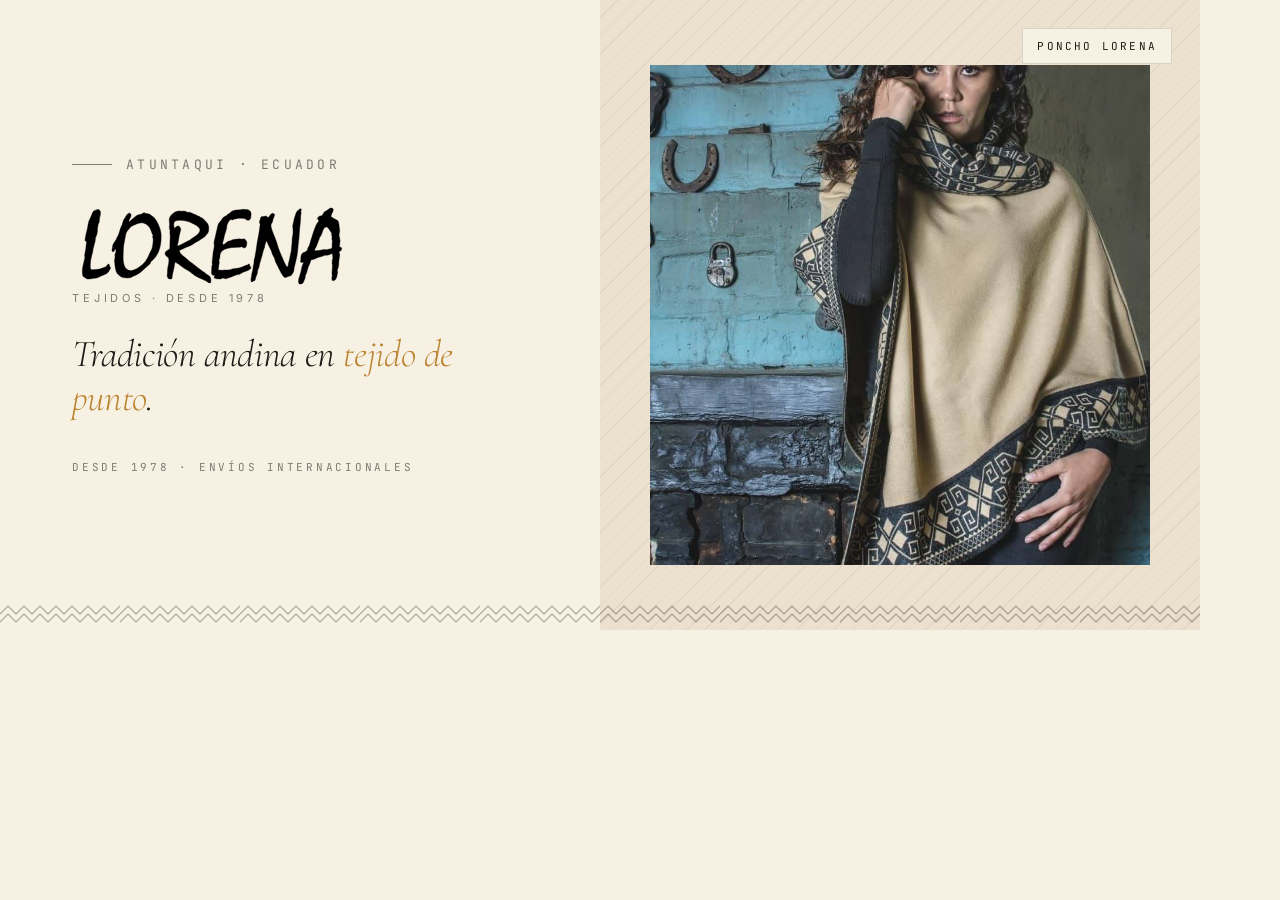
<file: og-card.html>
<!DOCTYPE html>
<html lang="es">
<head>
<meta charset="UTF-8">
<meta name="robots" content="noindex, nofollow">
<title>OG card — Tejidos Lorena</title>
<link rel="preconnect" href="https://fonts.googleapis.com">
<link rel="preconnect" href="https://fonts.gstatic.com" crossorigin>
<link href="https://fonts.googleapis.com/css2?family=Cormorant+Garamond:ital,wght@0,300;0,400;1,400&family=Inter:wght@400;500&family=JetBrains+Mono:wght@400;500&display=swap" rel="stylesheet">
<style>
  :root {
    --bg: #f7f1e4;
    --bg-alt: #ece1cf;
    --fg: #1f1b16;
    --fg-mute: rgba(31, 27, 22, 0.55);
    --accent: #bc8532;
    --rule: rgba(31, 27, 22, 0.14);
  }
  * { margin: 0; padding: 0; box-sizing: border-box; }
  html, body { margin: 0; padding: 0; }
  body {
    width: 1200px;
    height: 630px;
    background: var(--bg);
    font-family: 'Inter', sans-serif;
    color: var(--fg);
    overflow: hidden;
    display: grid;
    grid-template-columns: 1fr 1fr;
    position: relative;
  }
  .andean-band {
    position: absolute; left: 0; right: 0; bottom: 0;
    height: 32px;
    background-image: url("data:image/svg+xml;utf8,<svg xmlns='http://www.w3.org/2000/svg' viewBox='0 0 120 32' preserveAspectRatio='xMinYMid repeat'><g fill='none' stroke='%231f1c17' stroke-width='1.2'><path d='M0 16 L8 8 L16 16 L24 8 L32 16 L40 8 L48 16 L56 8 L64 16 L72 8 L80 16 L88 8 L96 16 L104 8 L112 16 L120 8'/><path d='M0 24 L8 16 L16 24 L24 16 L32 24 L40 16 L48 24 L56 16 L64 24 L72 16 L80 24 L88 16 L96 24 L104 16 L112 24 L120 16'/></g></svg>");
    background-size: 120px 32px;
    background-repeat: repeat-x;
    opacity: 0.35;
  }
  .text {
    padding: 80px 72px;
    display: flex;
    flex-direction: column;
    justify-content: center;
    position: relative;
    z-index: 2;
  }
  .eyebrow {
    font-family: 'JetBrains Mono', monospace;
    font-size: 13px;
    letter-spacing: 0.25em;
    text-transform: uppercase;
    color: var(--fg-mute);
    display: inline-flex;
    align-items: center;
    gap: 14px;
    margin-bottom: 32px;
  }
  .eyebrow::before {
    content: ""; width: 40px; height: 1px; background: var(--fg-mute);
  }
  .wordmark {
    display: block;
    width: 280px;
    height: auto;
    margin-bottom: 4px;
  }
  .sub {
    font-family: 'Inter', sans-serif;
    font-size: 11px;
    letter-spacing: 0.35em;
    text-transform: uppercase;
    color: var(--fg-mute);
    margin-bottom: 28px;
  }
  .tagline {
    font-family: 'Cormorant Garamond', serif;
    font-weight: 300;
    font-style: italic;
    font-size: 38px;
    line-height: 1.15;
    color: var(--fg);
    letter-spacing: -0.01em;
    max-width: 460px;
  }
  .tagline em { font-style: italic; color: var(--accent); }
  .footline {
    margin-top: 40px;
    font-family: 'JetBrains Mono', monospace;
    font-size: 11px;
    letter-spacing: 0.25em;
    text-transform: uppercase;
    color: var(--fg-mute);
  }
  .image {
    background: var(--bg-alt);
    display: flex;
    align-items: center;
    justify-content: center;
    position: relative;
    overflow: hidden;
  }
  .image::before {
    content: "";
    position: absolute; inset: 0;
    background-image: repeating-linear-gradient(135deg,
      transparent, transparent 12px,
      rgba(31, 28, 23, 0.05) 12px,
      rgba(31, 28, 23, 0.05) 13px);
  }
  .image img {
    position: relative; z-index: 1;
    width: 500px; height: 500px;
    object-fit: cover;
    filter: saturate(0.98) contrast(1.02);
  }
  .corner-label {
    position: absolute;
    top: 28px; right: 28px;
    background: var(--bg);
    padding: 10px 14px;
    border: 1px solid var(--rule);
    font-family: 'JetBrains Mono', monospace;
    font-size: 11px;
    letter-spacing: 0.2em;
    text-transform: uppercase;
    color: var(--fg);
    z-index: 2;
  }
</style>
</head>
<body>
  <div class="text">
    <div class="eyebrow">Atuntaqui · Ecuador</div>
    <img class="wordmark" src="/assets/images/logo-wordmark.svg" alt="Lorena">
    <div class="sub">Tejidos · Desde 1978</div>
    <div class="tagline">Tradición andina en <em>tejido de punto</em>.</div>
    <div class="footline">Desde 1978 · Envíos internacionales</div>
  </div>
  <div class="image">
    <img src="/assets/images/poncho-hero.png" alt="Poncho Lorena">
    <div class="corner-label">Poncho Lorena</div>
  </div>
  <div class="andean-band"></div>
</body>
</html>
</file>
<file: styles.css>
:root {
  /* Andean Earth — sampled from the actual product/color catalog */
  --stone: #ece1cf;
  --stone-deep: #ddcfb5;
  --stone-alt: #e4d7bf;
  --ink: #1f1b16;
  --ink-soft: #332c22;
  --bone: #f7f1e4;
  --mute: rgba(31, 27, 22, 0.55);
  --line: rgba(31, 27, 22, 0.14);

  --accent-mustard: #bc8532;
  --accent-teal: #125054;
  --accent-maroon: #751e20;
  --accent-olive: #3d382c;

  --bg: var(--stone);
  --bg-alt: var(--stone-alt);
  --bg-deep: var(--stone-deep);
  --fg: var(--ink);
  --fg-soft: var(--ink-soft);
  --fg-mute: var(--mute);
  --accent: var(--accent-mustard);
  --rule: var(--line);
}

* { margin: 0; padding: 0; box-sizing: border-box; }
html { scroll-behavior: smooth; }
picture { display: contents; }

body {
  font-family: 'Inter', sans-serif;
  font-weight: 300;
  color: var(--fg);
  background: var(--bg);
  line-height: 1.6;
  font-size: 16px;
  transition: background 0.4s ease, color 0.4s ease;
  overflow-x: hidden;
}

.andean-band {
  height: 32px;
  background-image: url("data:image/svg+xml;utf8,<svg xmlns='http://www.w3.org/2000/svg' viewBox='0 0 120 32' preserveAspectRatio='xMinYMid repeat'><g fill='none' stroke='%231f1c17' stroke-width='1.2'><path d='M0 16 L8 8 L16 16 L24 8 L32 16 L40 8 L48 16 L56 8 L64 16 L72 8 L80 16 L88 8 L96 16 L104 8 L112 16 L120 8'/><path d='M0 24 L8 16 L16 24 L24 16 L32 24 L40 16 L48 24 L56 16 L64 24 L72 16 L80 24 L88 16 L96 24 L104 16 L112 24 L120 16'/></g></svg>");
  background-size: 120px 32px;
  background-repeat: repeat-x;
  opacity: 0.5;
}

nav {
  position: fixed;
  top: 0; left: 0; right: 0;
  z-index: 100;
  padding: 20px 40px;
  display: flex;
  align-items: center;
  justify-content: space-between;
  backdrop-filter: blur(12px);
  background: color-mix(in oklab, var(--bg) 82%, transparent);
  border-bottom: 1px solid var(--rule);
  transition: background 0.4s;
}
.nav-logo {
  display: flex;
  align-items: center;
  gap: 8px;
  color: var(--fg);
  text-decoration: none;
}
.nav-logo-icon { width: 32px; height: auto; }
.nav-logo-word { width: 72px; height: auto; }
.nav-logo .sub {
  font-family: 'Inter', sans-serif;
  font-size: 9px;
  font-weight: 400;
  letter-spacing: 0.3em;
  text-transform: uppercase;
  color: var(--fg-mute);
  margin-left: 14px;
  margin-top: 8px;
  white-space: nowrap;
}
.nav-links {
  display: flex;
  gap: 36px;
  font-size: 12px;
  letter-spacing: 0.18em;
  text-transform: uppercase;
  font-weight: 400;
}
.nav-links a { color: var(--fg-soft); text-decoration: none; transition: color 0.2s; }
.nav-links a:hover { color: var(--accent); }
.nav-right { display: flex; align-items: center; gap: 24px; }
.lang-switch {
  display: flex;
  font-family: 'JetBrains Mono', monospace;
  font-size: 11px;
  gap: 4px;
  color: var(--fg-mute);
}
.lang-switch button {
  background: none;
  border: none;
  color: inherit;
  cursor: pointer;
  font: inherit;
  padding: 2px 4px;
  transition: color 0.2s;
}
.lang-switch button.active { color: var(--fg); font-weight: 500; }

.hero {
  --accent: var(--accent-mustard);
  min-height: 100vh;
  padding: 120px 40px 80px;
  display: grid;
  grid-template-columns: 1.1fr 1fr;
  gap: 60px;
  align-items: center;
  position: relative;
}
.hero-text { position: relative; z-index: 2; }
.hero-meta {
  font-family: 'JetBrains Mono', monospace;
  font-size: 11px;
  letter-spacing: 0.2em;
  color: var(--fg-mute);
  text-transform: uppercase;
  margin-bottom: 28px;
  display: flex;
  align-items: center;
  gap: 14px;
}
.hero-meta::before { content: ""; width: 40px; height: 1px; background: var(--fg-mute); }
.hero h1 {
  font-family: 'Cormorant Garamond', serif;
  font-weight: 300;
  font-size: clamp(44px, 9vw, 120px);
  line-height: 0.95;
  letter-spacing: -0.02em;
  color: var(--fg);
  margin-bottom: 36px;
}
.hero h1 em { font-style: italic; color: var(--accent); font-weight: 400; }
.hero-lede {
  font-size: 18px;
  line-height: 1.55;
  color: var(--fg-soft);
  max-width: 440px;
  margin-bottom: 44px;
  font-weight: 300;
}
.hero-ctas { display: flex; gap: 16px; flex-wrap: wrap; align-items: center; }
.btn {
  display: inline-flex;
  align-items: center;
  gap: 10px;
  padding: 16px 28px;
  font-family: 'Inter', sans-serif;
  font-size: 12px;
  letter-spacing: 0.2em;
  text-transform: uppercase;
  text-decoration: none;
  font-weight: 500;
  border: 1px solid var(--fg);
  color: var(--fg);
  background: transparent;
  transition: all 0.25s;
  cursor: pointer;
}
.btn:hover { background: var(--fg); color: var(--bg); }
.btn-primary { background: var(--fg); color: var(--bg); }
.btn-primary:hover { background: var(--accent); border-color: var(--accent); color: var(--bg); }
.btn svg { width: 14px; height: 14px; }

.hero-image-wrap { position: relative; aspect-ratio: 4/5; overflow: hidden; }
.hero-image-wrap img {
  width: 100%; height: 100%; object-fit: cover; display: block;
  filter: saturate(0.95) contrast(1.02);
}
.hero-corner-label {
  position: absolute; top: 20px; right: 20px;
  background: var(--bg); padding: 10px 14px;
  font-family: 'JetBrains Mono', monospace;
  font-size: 10px; letter-spacing: 0.15em; text-transform: uppercase;
  color: var(--fg); border: 1px solid var(--rule);
}
.hero-caption {
  position: absolute; bottom: 20px; left: 20px; right: 20px;
  display: flex; justify-content: space-between;
  font-family: 'JetBrains Mono', monospace;
  font-size: 10px; letter-spacing: 0.15em; text-transform: uppercase;
  color: var(--bone); text-shadow: 0 1px 2px rgba(0,0,0,0.4);
}
.hero-side-label {
  position: absolute; left: 40px; bottom: 80px;
  writing-mode: vertical-rl; transform: rotate(180deg);
  font-family: 'JetBrains Mono', monospace;
  font-size: 10px; letter-spacing: 0.3em; color: var(--fg-mute);
  text-transform: uppercase;
}

.marquee {
  overflow: hidden;
  border-top: 1px solid var(--rule);
  border-bottom: 1px solid var(--rule);
  background: var(--bg-alt);
  padding: 22px 0;
}
.marquee-track {
  display: flex; gap: 60px;
  animation: scroll 40s linear infinite;
  white-space: nowrap;
  font-family: 'Cormorant Garamond', serif;
  font-style: italic; font-size: 28px; color: var(--fg);
}
.marquee-track span { display: inline-flex; align-items: center; gap: 60px; }
.marquee-track span::after { content: "✦"; color: var(--accent); font-size: 16px; font-style: normal; }
@keyframes scroll { from { transform: translateX(0); } to { transform: translateX(-50%); } }

section { padding: 120px 40px; position: relative; }
.section-label {
  display: flex; align-items: center; gap: 14px;
  font-family: 'JetBrains Mono', monospace;
  font-size: 11px; letter-spacing: 0.2em; text-transform: uppercase;
  color: var(--fg-mute); margin-bottom: 32px;
}
.section-label::before { content: ""; width: 40px; height: 1px; background: var(--fg-mute); }
.section-title {
  font-family: 'Cormorant Garamond', serif;
  font-weight: 300;
  font-size: clamp(32px, 5vw, 72px);
  line-height: 1.05; letter-spacing: -0.01em;
  margin-bottom: 48px; max-width: 900px;
}
.section-title em { font-style: italic; color: var(--accent); }

.historia {
  --accent: var(--accent-teal);
  background: var(--bg-alt);
  display: grid; grid-template-columns: 5fr 7fr;
  gap: 80px; align-items: start;
}
.historia-left { position: sticky; top: 120px; }
.historia-years {
  font-family: 'Cormorant Garamond', serif;
  font-style: italic; font-weight: 300;
  font-size: 180px; line-height: 0.9;
  color: var(--fg); margin-bottom: 20px; letter-spacing: -0.04em;
}
.historia-years sup {
  font-size: 30px; color: var(--accent);
  vertical-align: top; margin-left: 8px; font-style: normal;
}
.historia-years-label {
  font-family: 'JetBrains Mono', monospace;
  font-size: 11px; letter-spacing: 0.2em; text-transform: uppercase;
  color: var(--fg-mute);
}
.historia-right p {
  font-size: 19px; line-height: 1.65;
  color: var(--fg-soft); margin-bottom: 24px; font-weight: 300;
}
.historia-right p.lead {
  font-family: 'Cormorant Garamond', serif;
  font-size: 28px; line-height: 1.4;
  font-style: italic; font-weight: 400;
  color: var(--fg); margin-bottom: 32px;
}
.signature {
  margin-top: 48px;
  font-family: 'Cormorant Garamond', serif;
  font-style: italic; font-weight: 400;
  font-size: 32px; color: var(--fg);
  display: flex; align-items: center; gap: 16px;
  flex-wrap: wrap;
}
.signature > span:first-child { white-space: nowrap; }
.signature-sub {
  font-family: 'JetBrains Mono', monospace;
  font-size: 10px; letter-spacing: 0.2em; text-transform: uppercase;
  color: var(--fg-mute);
}

.proceso { --accent: var(--accent-maroon); background: var(--bg); }
.proceso-grid {
  display: grid; grid-template-columns: repeat(4, 1fr);
  gap: 40px; margin-top: 60px;
}
.proceso-num {
  font-family: 'Cormorant Garamond', serif;
  font-style: italic; font-size: 14px;
  color: var(--accent); margin-bottom: 12px; letter-spacing: 0.05em;
}
.proceso-img {
  aspect-ratio: 3/4; background: var(--bg-deep);
  position: relative; overflow: hidden; margin-bottom: 24px;
}
.proceso-img img {
  position: absolute; inset: 0;
  width: 100%; height: 100%; object-fit: cover;
  filter: saturate(0.95) contrast(1.02);
}
.proceso-step h3 {
  font-family: 'Cormorant Garamond', serif;
  font-size: 26px; font-weight: 400;
  margin-bottom: 10px; line-height: 1.2; color: var(--fg);
}
.proceso-step p {
  font-size: 14px; line-height: 1.55;
  color: var(--fg-mute); font-weight: 300;
}

.galeria { --accent: var(--accent-olive); background: var(--bg-alt); padding-bottom: 140px; }
.galeria-header {
  display: flex; justify-content: space-between; align-items: end;
  margin-bottom: 60px; flex-wrap: wrap; gap: 30px;
}
.galeria-header .section-title { margin-bottom: 0; max-width: 600px; }
.density-toggle {
  display: flex; gap: 8px;
  font-family: 'JetBrains Mono', monospace;
  font-size: 11px; letter-spacing: 0.15em; text-transform: uppercase;
}
.density-toggle button {
  background: none; border: 1px solid var(--rule);
  color: var(--fg-mute); padding: 8px 14px; cursor: pointer;
  font: inherit; letter-spacing: inherit; text-transform: inherit;
  transition: all 0.2s;
}
.density-toggle button.active {
  background: var(--fg); color: var(--bg); border-color: var(--fg);
}
.galeria-grid { display: grid; gap: 20px; transition: grid-template-columns 0.3s; }
.galeria-grid.dense-low { grid-template-columns: repeat(3, 1fr); }
.galeria-grid.dense-med { grid-template-columns: repeat(4, 1fr); }
.galeria-grid.dense-high { grid-template-columns: repeat(6, 1fr); }

.gal-item {
  aspect-ratio: 3/4; background: var(--bg-deep);
  position: relative; overflow: hidden; cursor: pointer;
}
.gal-item img {
  position: absolute; inset: 0;
  width: 100%; height: 100%; object-fit: cover;
  filter: saturate(0.95) contrast(1.02);
  transition: transform 0.5s ease;
}
.gal-item:hover img { transform: scale(1.04); }
.gal-info {
  position: absolute; bottom: 0; left: 0; right: 0;
  padding: 28px 14px 12px;
  background: linear-gradient(to top, rgba(15, 12, 8, 0.72), transparent);
  display: flex; flex-direction: column; gap: 8px;
}
.gal-name {
  font-family: 'Cormorant Garamond', serif;
  font-style: italic; font-size: 19px; font-weight: 500;
  color: var(--bone);
}
.gal-swatches { display: flex; gap: 5px; }
.gal-swatches i {
  width: 12px; height: 12px; border-radius: 50%;
  display: block; border: 1px solid rgba(255,255,255,0.4);
}

.instagram { background: var(--bg); }
.ig-header {
  display: flex; justify-content: space-between; align-items: end;
  margin-bottom: 60px; flex-wrap: wrap; gap: 30px;
}
.ig-embed { min-height: 100px; }
.ig-embed iframe { display: block; width: 100%; }

.contacto {
  --accent: var(--accent-mustard);
  background: var(--fg); color: var(--bg);
  padding: 140px 40px 100px; position: relative;
}
.contacto .section-label { color: color-mix(in oklab, var(--bg) 60%, transparent); }
.contacto .section-label::before { background: color-mix(in oklab, var(--bg) 60%, transparent); }
.contacto-grid {
  display: grid; grid-template-columns: 1.3fr 1fr;
  gap: 80px; align-items: end;
}
.contacto h2 {
  font-family: 'Cormorant Garamond', serif;
  font-weight: 300;
  font-size: clamp(34px, 6vw, 88px);
  line-height: 1.05; letter-spacing: -0.01em;
  color: var(--bg); margin-bottom: 0;
}
.contacto h2 em { color: var(--accent); font-style: italic; }
.contacto-right { padding-bottom: 20px; }
.whatsapp-big {
  display: flex; align-items: center; gap: 20px;
  padding: 28px 32px;
  background: #25D366; color: #0a2e14;
  text-decoration: none; margin-bottom: 24px;
  transition: transform 0.2s; border: 1px solid #25D366;
}
.whatsapp-big:hover { transform: translate(-2px, -2px); box-shadow: 4px 4px 0 var(--bg); }
.whatsapp-big svg { width: 36px; height: 36px; flex-shrink: 0; }
.whatsapp-big .wa-label {
  font-family: 'JetBrains Mono', monospace;
  font-size: 10px; letter-spacing: 0.2em; text-transform: uppercase;
  opacity: 0.7;
}
.whatsapp-big .wa-num {
  font-family: 'Cormorant Garamond', serif;
  font-size: 26px; font-weight: 500; margin-top: 2px; letter-spacing: -0.01em;
}
.contact-links {
  display: grid; gap: 2px;
  font-family: 'JetBrains Mono', monospace;
  font-size: 11px; letter-spacing: 0.15em; text-transform: uppercase;
}
.contact-links a {
  display: flex; justify-content: space-between; align-items: center;
  padding: 18px 0; color: var(--bg); text-decoration: none;
  border-bottom: 1px solid color-mix(in oklab, var(--bg) 15%, transparent);
  transition: padding-left 0.2s;
}
.contact-links a:hover { padding-left: 8px; color: var(--accent); }
.contact-links a svg { width: 14px; height: 14px; }

footer {
  background: var(--fg); color: var(--bg);
  padding: 40px;
  border-top: 1px solid color-mix(in oklab, var(--bg) 15%, transparent);
  font-family: 'JetBrains Mono', monospace;
  font-size: 10px; letter-spacing: 0.15em; text-transform: uppercase;
  display: flex; justify-content: space-between;
  color: color-mix(in oklab, var(--bg) 60%, transparent);
}

@media (max-width: 900px) {
  nav { padding: 16px 20px; }
  .nav-links { display: none; }
  .hero { grid-template-columns: 1fr; padding: 100px 20px 60px; gap: 40px; }
  .hero-side-label { display: none; }
  section { padding: 80px 20px; }
  .historia { grid-template-columns: 1fr; gap: 40px; }
  .historia-left { position: static; }
  .historia-years { font-size: 120px; }
  .proceso-grid { grid-template-columns: repeat(2, 1fr); gap: 30px; }
  .galeria-grid.dense-low, .galeria-grid.dense-med, .galeria-grid.dense-high {
    grid-template-columns: repeat(2, 1fr);
  }
  .contacto { padding: 80px 20px; }
  .contacto-grid { grid-template-columns: 1fr; gap: 40px; }
  footer { flex-direction: column; gap: 10px; text-align: center; }
}

@media (max-width: 600px) {
  nav { padding: 14px 16px; }
  .nav-logo .sub { display: none; }
  .hero { min-height: auto; padding: 88px 16px 48px; gap: 28px; }
  .hero-meta { font-size: 10px; margin-bottom: 20px; }
  .hero-meta::before { width: 24px; }
  .hero h1 { margin-bottom: 24px; }
  .hero-lede { font-size: 16px; margin-bottom: 28px; }
  .hero-ctas { gap: 10px; }
  .hero-ctas .btn { padding: 13px 20px; font-size: 11px; letter-spacing: 0.15em; flex: 1 1 auto; justify-content: center; }
  .hero-corner-label { top: 12px; right: 12px; font-size: 9px; padding: 7px 10px; }
  .hero-caption { bottom: 12px; left: 12px; right: 12px; font-size: 9px; }

  .marquee { padding: 16px 0; }
  .marquee-track { font-size: 20px; gap: 40px; }
  .marquee-track span { gap: 40px; }

  section { padding: 56px 16px; }
  .section-label { margin-bottom: 24px; }
  .section-label::before { width: 24px; }
  .section-title { margin-bottom: 32px; }

  .historia { gap: 28px; }
  .historia-years { font-size: 88px; }
  .historia-years sup { font-size: 18px; margin-left: 4px; }
  .historia-right p { font-size: 16px; margin-bottom: 18px; }
  .historia-right p.lead { font-size: 22px; margin-bottom: 24px; }
  .signature { font-size: 24px; margin-top: 32px; flex-wrap: wrap; gap: 10px; }

  .proceso-grid { grid-template-columns: 1fr; gap: 32px; margin-top: 40px; }
  .proceso-img { aspect-ratio: 4/3; margin-bottom: 16px; }
  .proceso-step h3 { font-size: 22px; }

  .galeria { padding-bottom: 72px; }
  .galeria-header { margin-bottom: 36px; gap: 20px; }
  .galeria-grid { gap: 10px; }
  #density-public { display: none; }

  .contacto { padding: 64px 16px 48px; }
  .contacto-grid { gap: 32px; }
  .whatsapp-big { padding: 20px 18px; gap: 14px; }
  .whatsapp-big svg { width: 28px; height: 28px; }
  .whatsapp-big .wa-label { font-size: 9px; }
  .whatsapp-big .wa-num { font-size: 20px; }
  .contact-links a { padding: 14px 0; font-size: 10px; gap: 12px; }
  .contact-links a span { overflow: hidden; text-overflow: ellipsis; white-space: nowrap; min-width: 0; }

  footer { padding: 28px 16px; font-size: 9px; }
}
</file>
